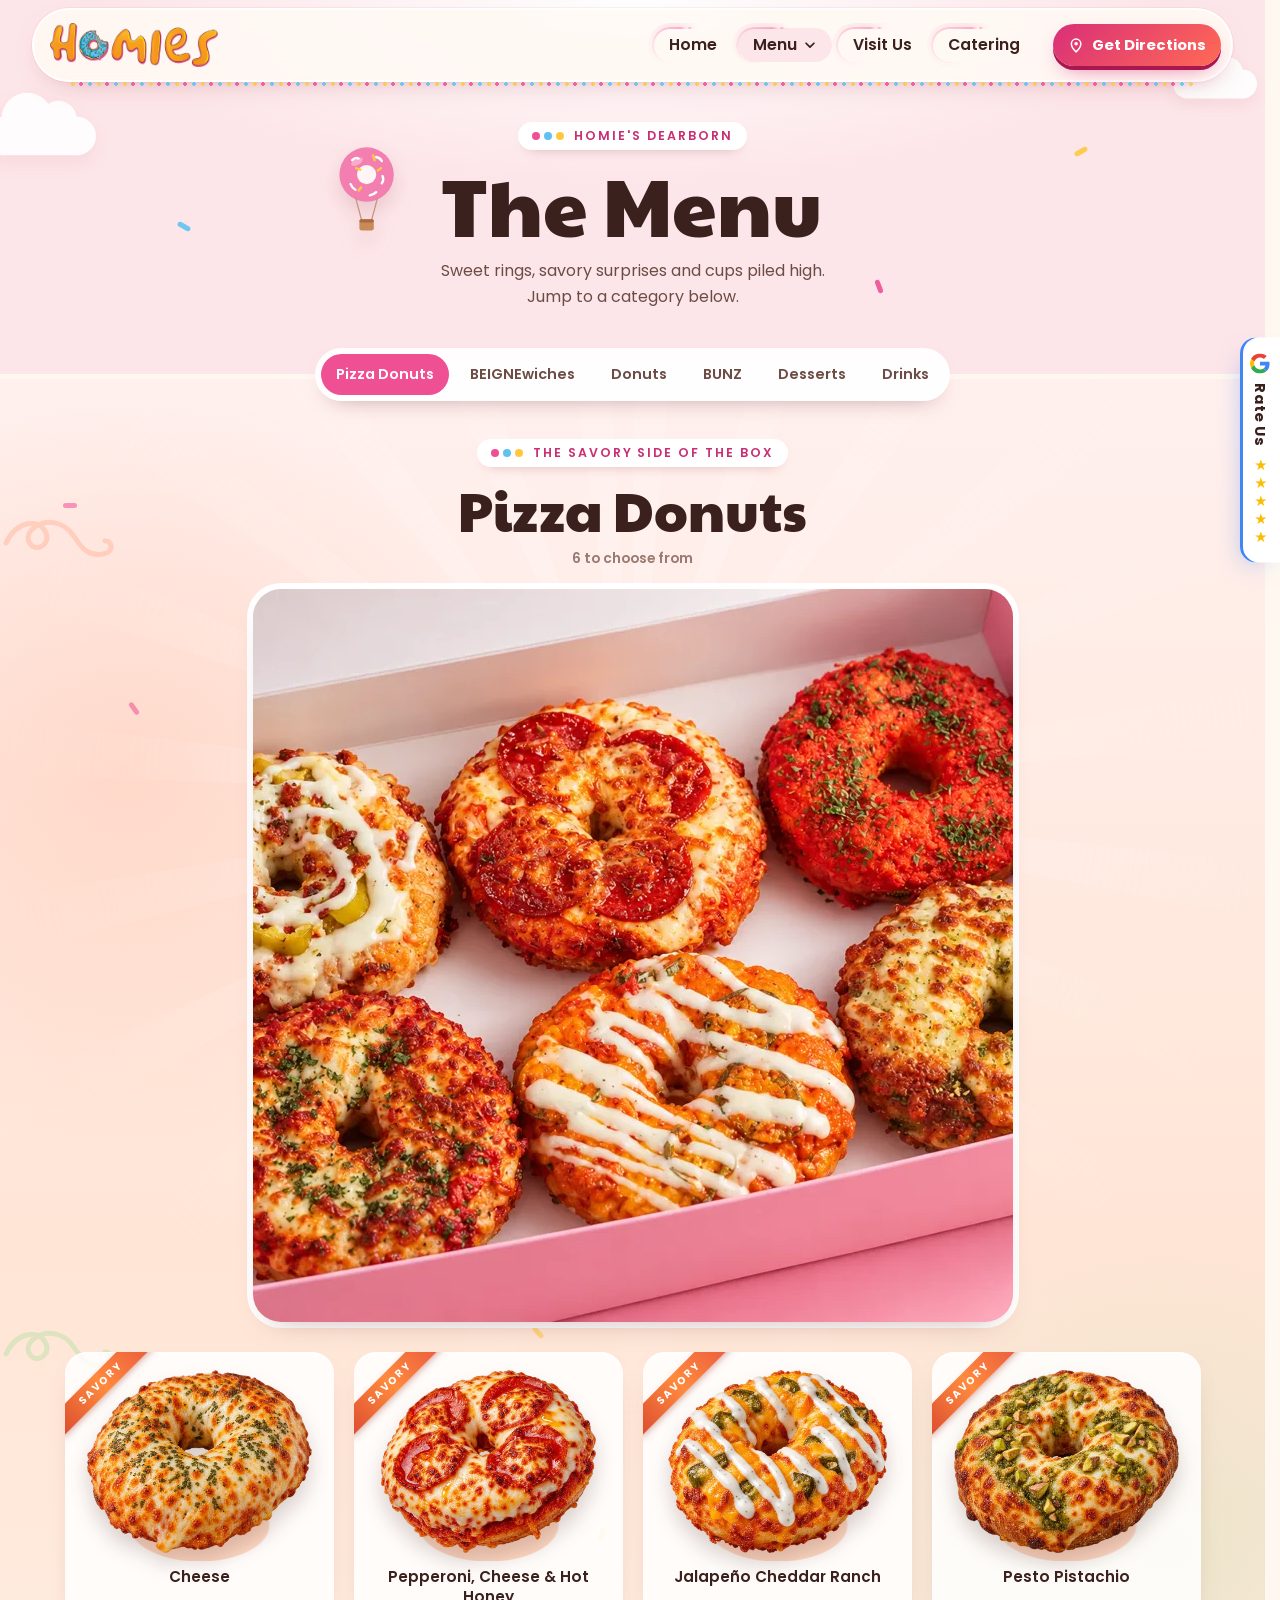
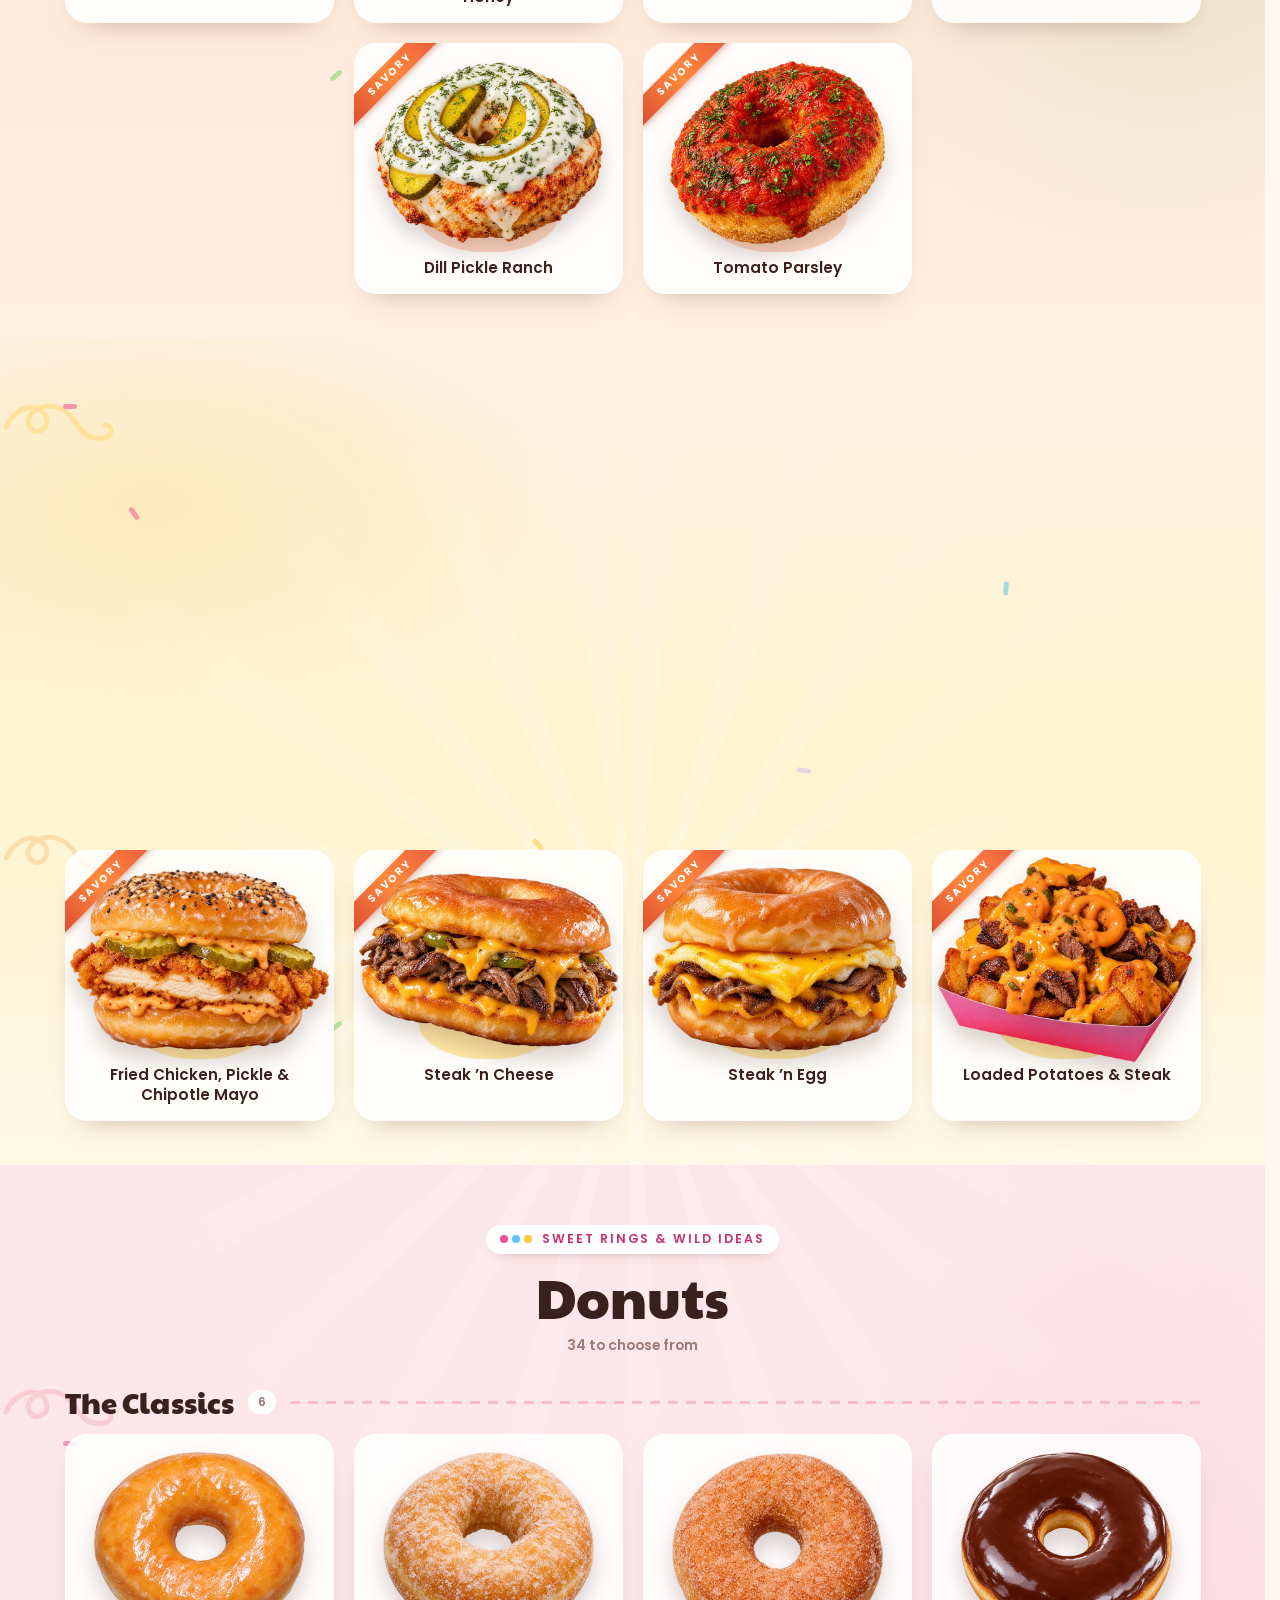
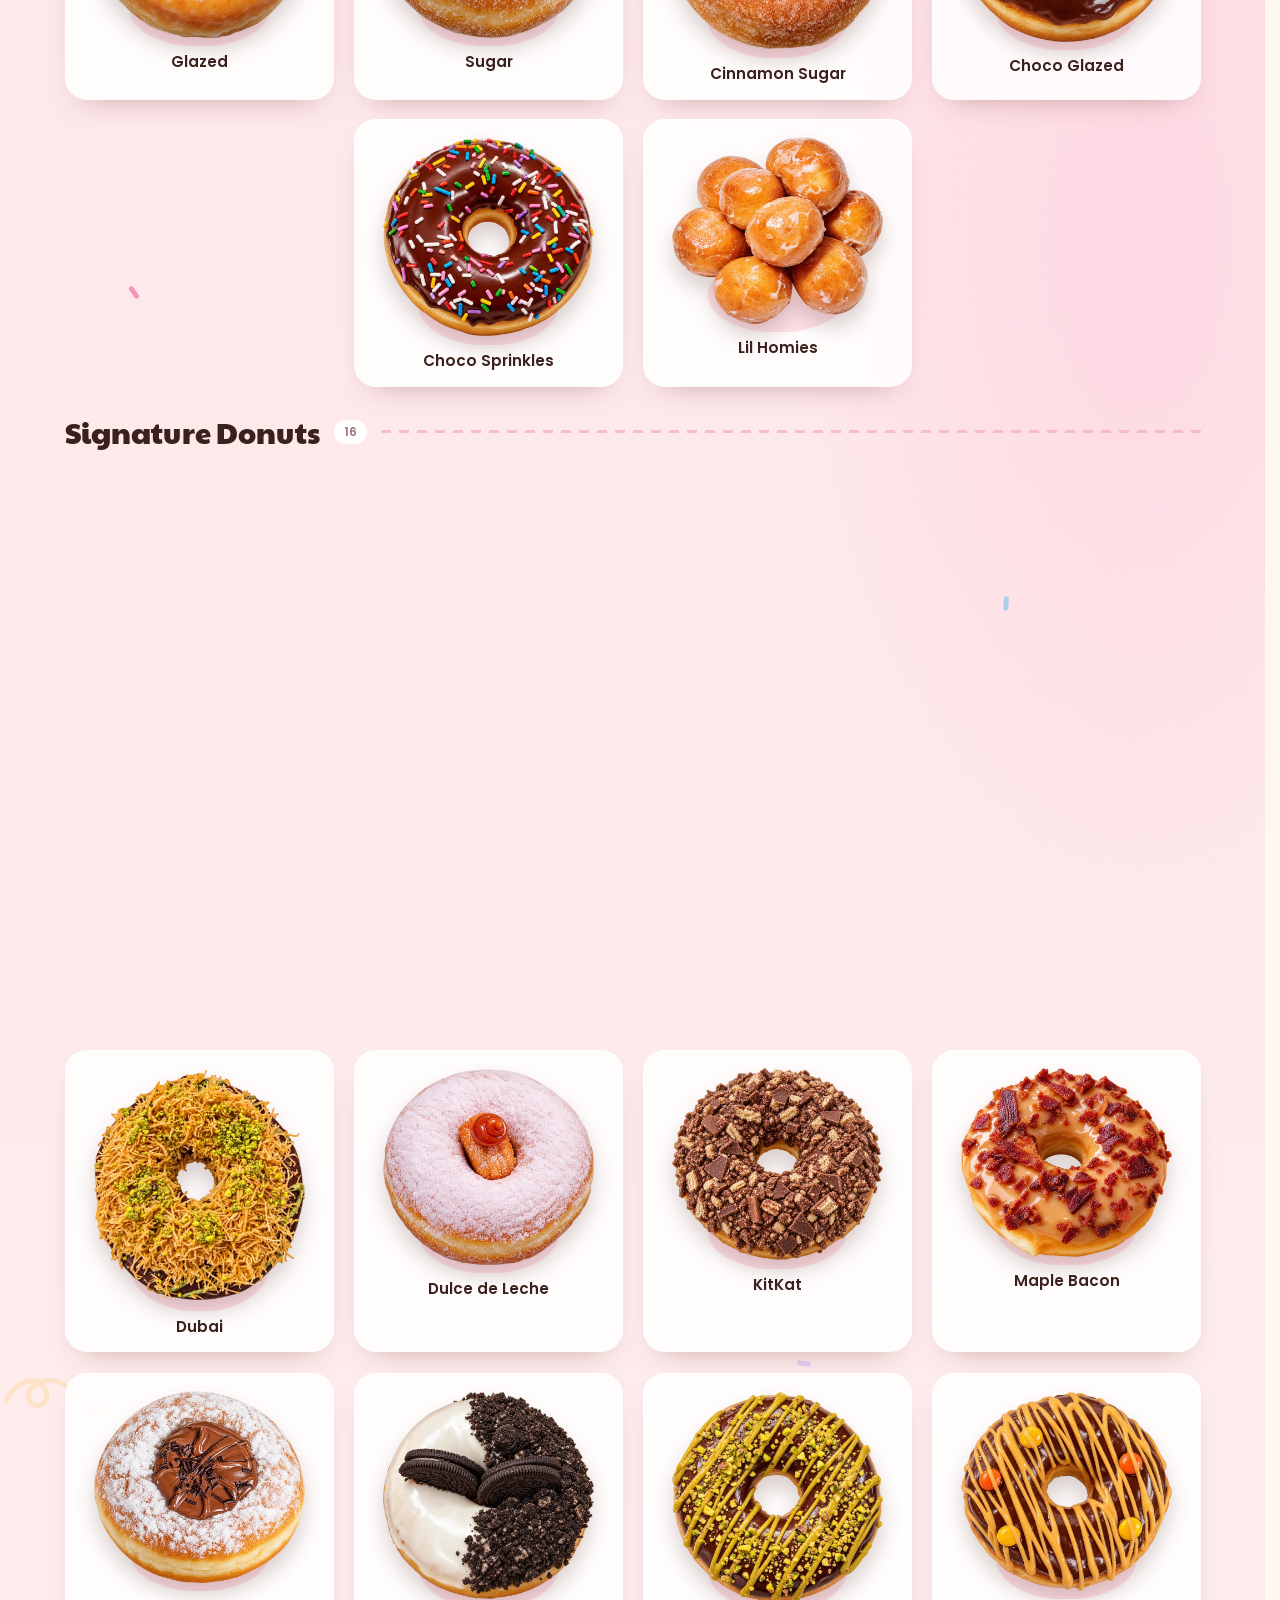
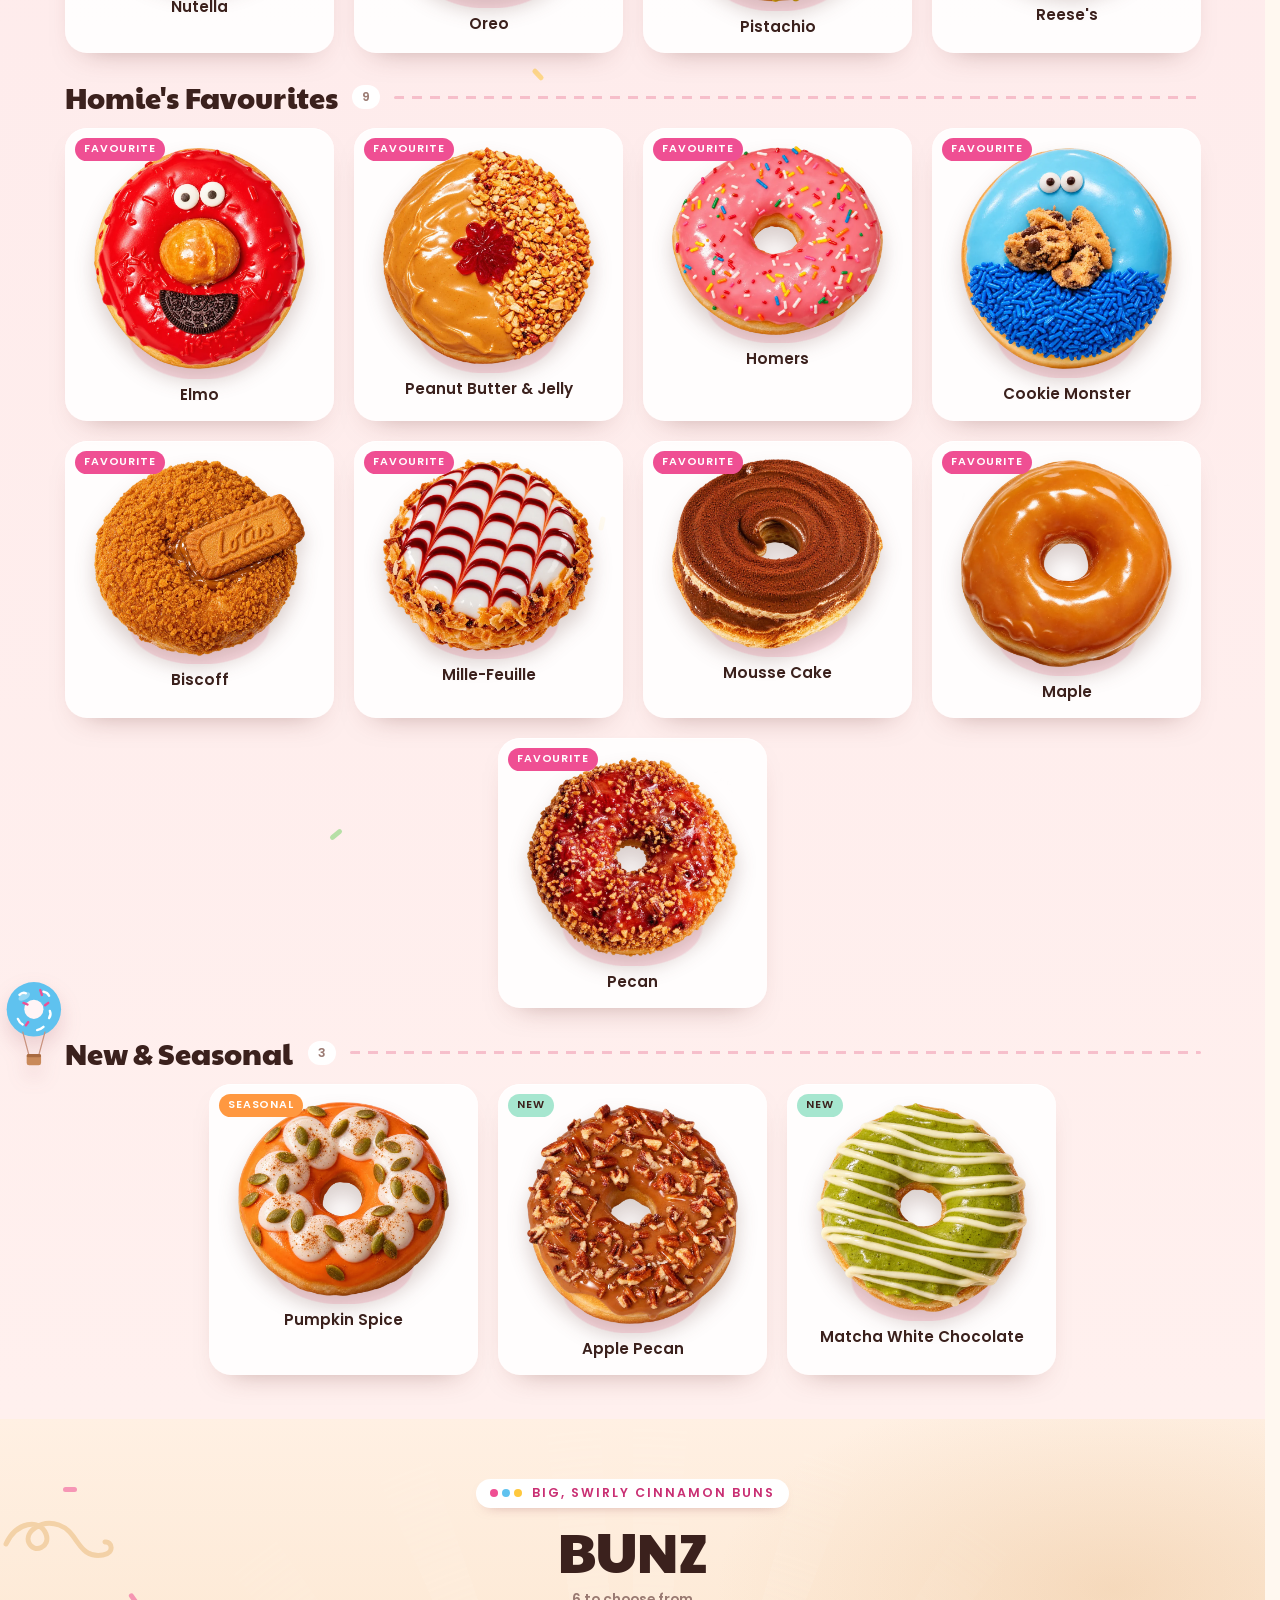
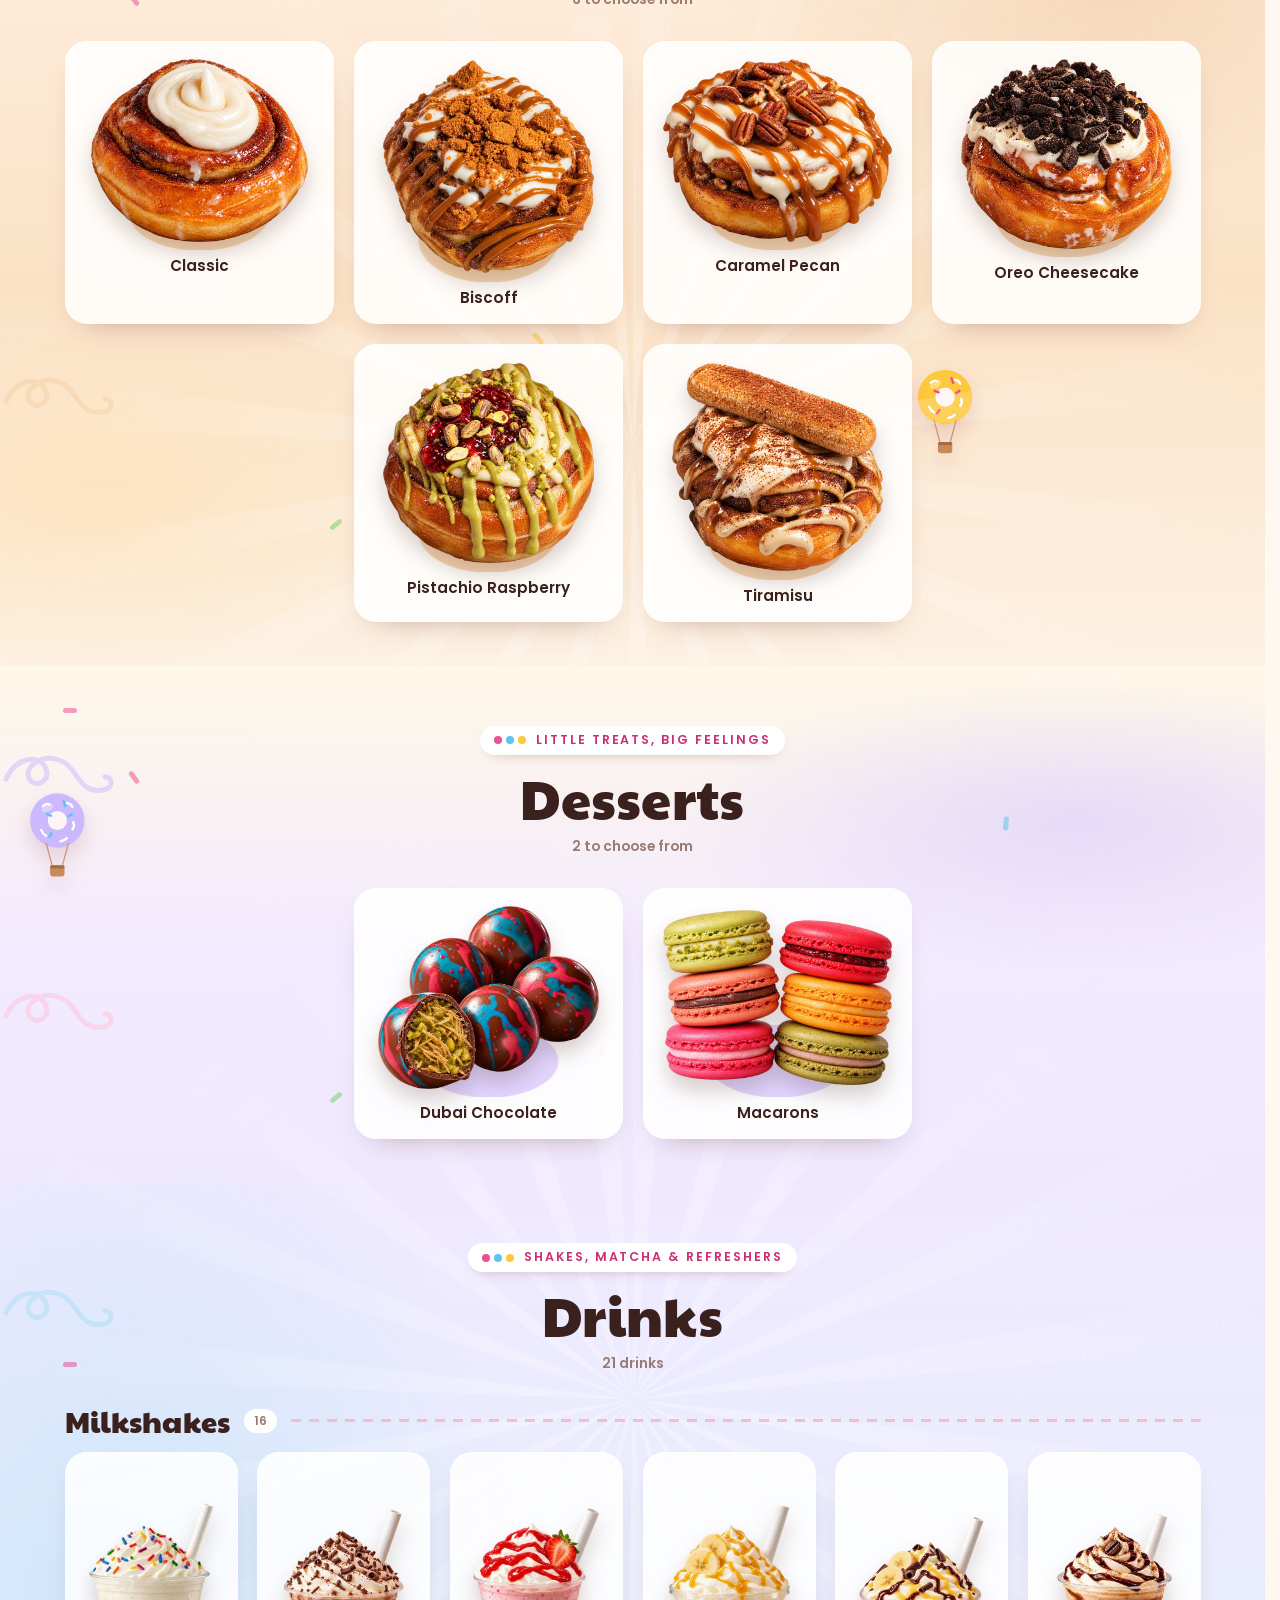
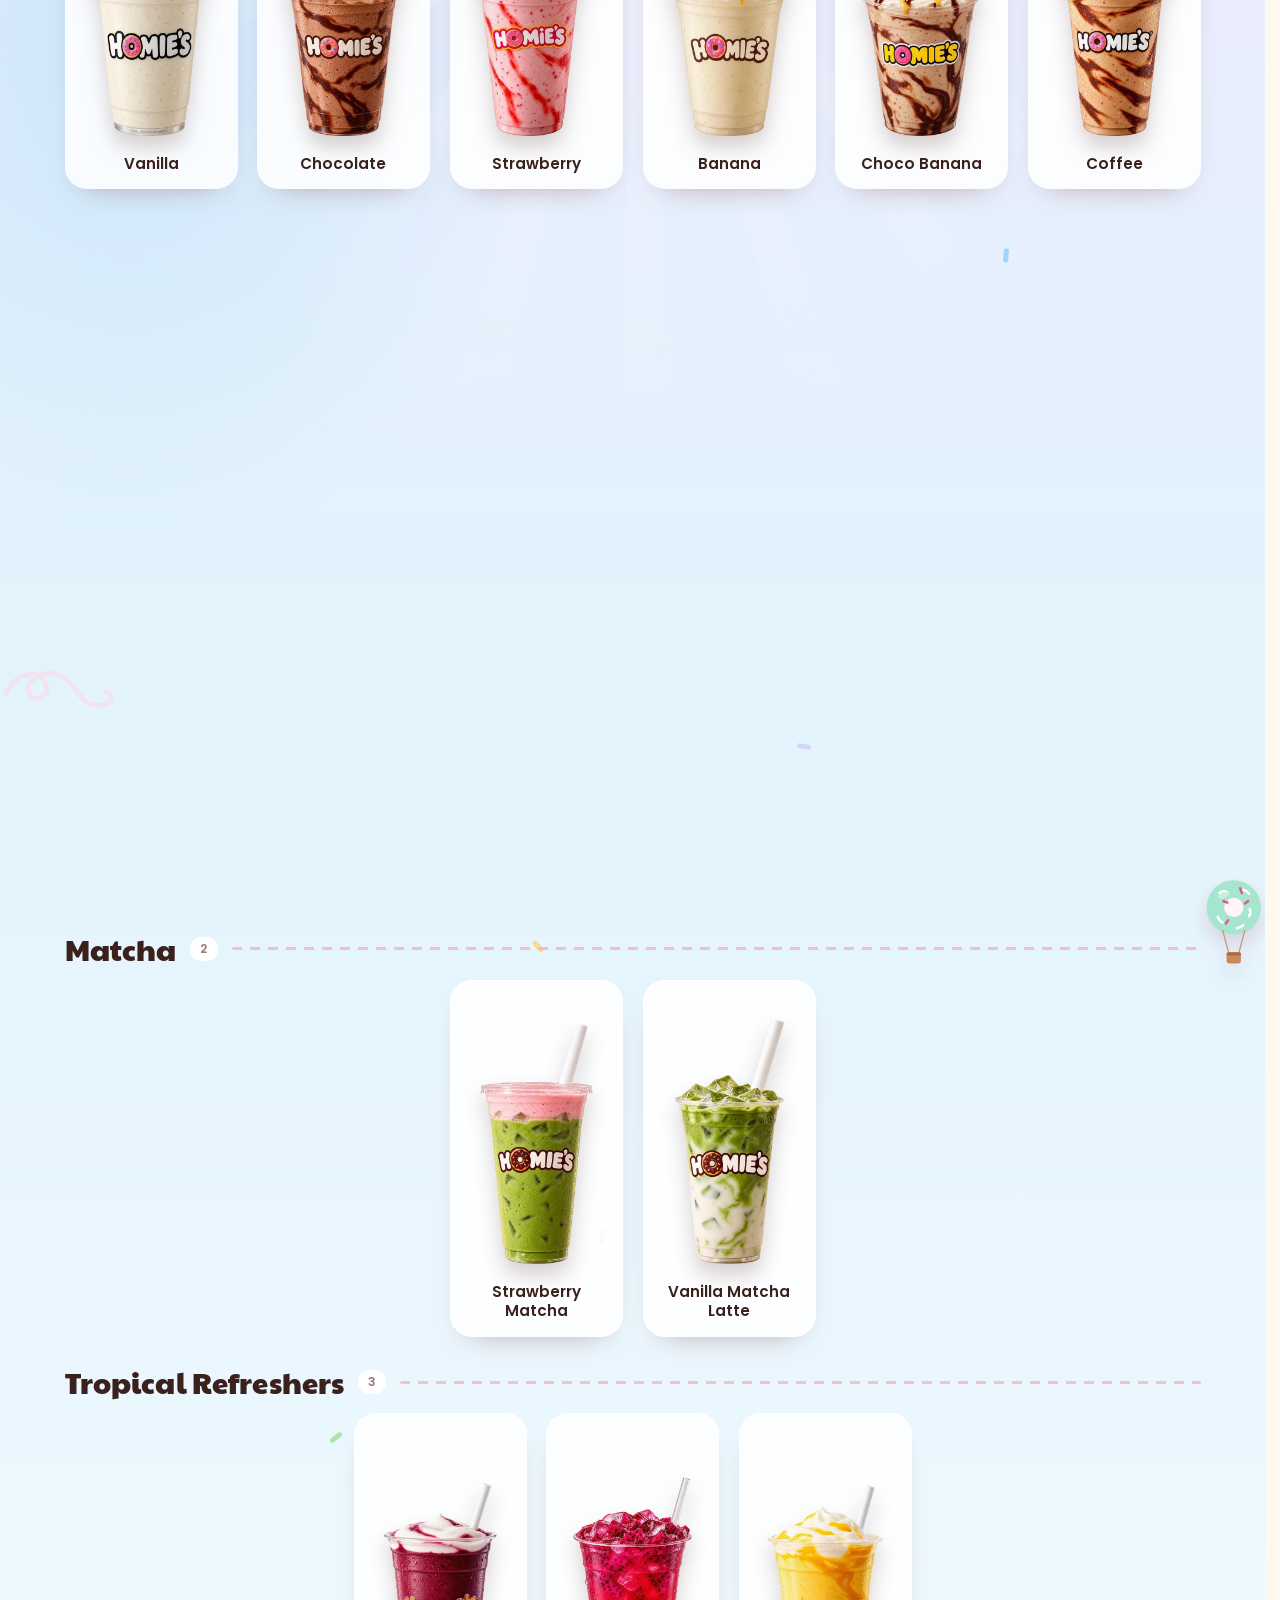
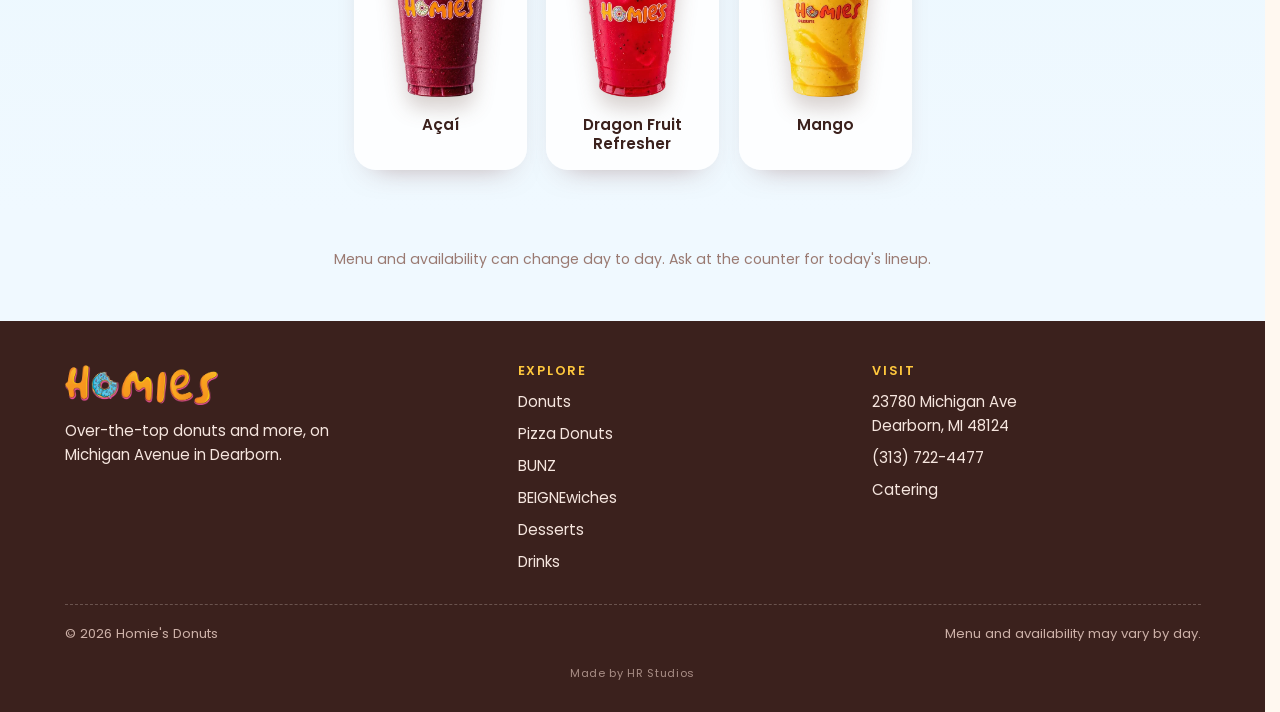
<file: menu.html>
<!doctype html>
<html lang="en" class="no-js">
<head>
  <meta charset="utf-8">
  <meta name="viewport" content="width=device-width, initial-scale=1, maximum-scale=1, user-scalable=no, viewport-fit=cover">
  <title>Menu · Homie's Donuts Dearborn</title>
  <meta name="description" content="The Homie's Donuts Dearborn menu: donuts, pizza donuts, BUNZ, BEIGNEwiches, desserts, milkshakes, matcha and tropical refreshers.">
  <meta name="theme-color" content="#fde9ec">
  <link rel="icon" type="image/png" href="img/brand/homies-logo.png">
  <link rel="preconnect" href="https://fonts.googleapis.com">
  <link rel="preconnect" href="https://fonts.gstatic.com" crossorigin>
  <link href="https://fonts.googleapis.com/css2?family=Paytone+One&family=Poppins:wght@400;500;600;700&display=swap" rel="stylesheet">
  <link rel="stylesheet" href="css/styles.css?v=18">
  <script>document.documentElement.classList.remove('no-js');</script>
<meta property="og:type" content="website">
<meta property="og:site_name" content="Homie's Donuts">
<meta property="og:url" content="https://homies-donuts-dearborn.vercel.app/menu.html">
<meta property="og:title" content="Menu · Homie's Donuts Dearborn">
<meta property="og:description" content="The Homie's Donuts Dearborn menu: donuts, pizza donuts, BUNZ, BEIGNEwiches, desserts, milkshakes, matcha and tropical refreshers.">
<meta property="og:image" content="https://homies-donuts-dearborn.vercel.app/img/brand/share-card.jpg">
<meta property="og:image:secure_url" content="https://homies-donuts-dearborn.vercel.app/img/brand/share-card.jpg">
<meta property="og:image:type" content="image/jpeg">
<meta property="og:image:width" content="1200">
<meta property="og:image:height" content="630">
<meta property="og:image:alt" content="Homie's logo with donuts around it: The happiest box in Dearborn">
<meta property="og:locale" content="en_US">
<meta name="twitter:card" content="summary_large_image">
<meta name="twitter:title" content="Menu · Homie's Donuts Dearborn">
<meta name="twitter:description" content="The Homie's Donuts Dearborn menu: donuts, pizza donuts, BUNZ, BEIGNEwiches, desserts, milkshakes, matcha and tropical refreshers.">
<meta name="twitter:image" content="https://homies-donuts-dearborn.vercel.app/img/brand/share-card.jpg">
<style data-hrs="nozoom">html,body{touch-action:pan-x pan-y}</style>
<script>['gesturestart','gesturechange','gestureend'].forEach(function(t){document.addEventListener(t,function(e){e.preventDefault()},{passive:false})});</script>
</head>
<body>
  <a class="skip-link" href="#main">Skip to content</a>

  <!-- ================= Header ================= -->
  <header class="site-header" id="top">
    <div class="bar">
      <a class="brand" href="index.html" aria-label="Homie's Donuts home">
        <img src="img/brand/homies-logo.webp" alt="Homie's" width="800" height="209">
      </a>

      <nav class="primary-nav" aria-label="Main">
        <ul>
          <li><a class="nav-link" href="index.html">Home</a></li>
          <li class="has-mega">
            <button class="nav-link" type="button" aria-expanded="false" aria-controls="mega-menu" data-mega-toggle aria-current="page">
              Menu
              <svg class="chev" viewBox="0 0 16 16" aria-hidden="true"><path d="M3.5 6l4.5 4.5L12.5 6" fill="none" stroke="currentColor" stroke-width="2" stroke-linecap="round" stroke-linejoin="round"/></svg>
            </button>
            <div class="mega" id="mega-menu" data-mega>
              <!-- filled from the category list in main.js; static fallback below -->
              <a class="mega-tile" data-cat="pizza-donuts" href="menu.html#pizza-donuts"><span class="thumb"><img src="img/pizza/Pepperoni-Cheese-Hot-Honey-Pizza-Donut.webp" alt=""></span><span><strong>Pizza Donuts</strong><small>Savory, cheesy &amp; golden</small></span></a>
              <a class="mega-tile" data-cat="beignewiches" href="menu.html#beignewiches"><span class="thumb"><img src="img/beignewiches/Savory-Donuts-Fried-Chicken-Pickle-Chipotle-Mayo.webp" alt=""></span><span><strong>BEIGNEwiches</strong><small>Stacked savory sandwiches</small></span></a>
              <a class="mega-tile" data-cat="donuts" href="menu.html#donuts"><span class="thumb"><img src="img/donuts/Extra-Favourite-Homers.webp" alt=""></span><span><strong>Donuts</strong><small>Classics, signatures &amp; favourites</small></span></a>
              <a class="mega-tile" data-cat="bunz" href="menu.html#bunz"><span class="thumb"><img src="img/bunz/BUNZ-Classic.webp" alt=""></span><span><strong>BUNZ</strong><small>Big, swirly cinnamon buns</small></span></a>
              <a class="mega-tile" data-cat="desserts" href="menu.html#desserts"><span class="thumb"><img src="img/desserts/Desserts-Macarons.webp" alt=""></span><span><strong>Desserts</strong><small>Dubai chocolate &amp; macarons</small></span></a>
              <a class="mega-tile" data-cat="drinks" href="menu.html#drinks"><span class="thumb"><img src="img/drinks/Milkshakes-Strawberry.webp" alt=""></span><span><strong>Drinks</strong><small>Milkshakes, matcha &amp; refreshers</small></span></a>
              <div class="mega-foot"><span>Fresh picks on Michigan Ave, Dearborn</span><a href="menu.html">See the full menu →</a></div>
            </div>
          </li>
          <li><a class="nav-link" href="index.html#visit">Visit Us</a></li>
          <li><a class="nav-link" href="index.html#catering">Catering</a></li>
        </ul>
      </nav>

      <div class="header-actions">
        <a class="btn btn--sm header-cta" href="https://www.google.com/maps/dir/?api=1&amp;destination=23780+Michigan+Ave%2C+Dearborn%2C+MI+48124" target="_blank" rel="noopener" data-primary-cta>
          <svg viewBox="0 0 24 24" aria-hidden="true"><path d="M12 22s7-6.2 7-12a7 7 0 1 0-14 0c0 5.8 7 12 7 12z" fill="none" stroke="currentColor" stroke-width="2.2"/><circle cx="12" cy="10" r="2.6" fill="currentColor"/></svg>
          <span data-primary-cta-label>Get Directions</span>
        </a>
        <a class="icon-btn call-btn" href="tel:+13137224477" aria-label="Call Homie's Dearborn">
          <svg viewBox="0 0 24 24" aria-hidden="true"><path d="M6.6 3.5l2.6.4 1.3 4-1.9 1.4a12 12 0 0 0 6.1 6.1l1.4-1.9 4 1.3.4 2.6c.1 1-.7 1.9-1.7 1.9A16.8 16.8 0 0 1 4.7 5.2c0-1 .9-1.8 1.9-1.7z" fill="none" stroke="currentColor" stroke-width="2" stroke-linejoin="round"/></svg>
        </a>
        <button class="icon-btn burger" type="button" aria-expanded="false" aria-controls="drawer" aria-label="Open menu" data-drawer-toggle>
          <span class="b-lines" aria-hidden="true"><span></span><span></span><span></span></span>
        </button>
      </div>
    </div>
  </header>

  <!-- Mobile drawer -->
  <div class="drawer" id="drawer" role="dialog" aria-modal="true" aria-label="Site menu" data-drawer>
    <div class="drawer-top">
      <img src="img/brand/homies-logo.webp" alt="Homie's">
      <button class="icon-btn" type="button" aria-label="Close menu" data-drawer-close>
        <svg viewBox="0 0 24 24" aria-hidden="true"><path d="M6 6l12 12M18 6L6 18" stroke="currentColor" stroke-width="2.4" stroke-linecap="round"/></svg>
      </button>
    </div>
    <nav aria-label="Mobile">
      <ul>
        <li><a class="drawer-link" href="index.html">Home <span aria-hidden="true">→</span></a></li>
      </ul>
      <p class="drawer-sub-title" id="drawer-menu-title">Menu</p>
      <ul class="drawer-cats" aria-labelledby="drawer-menu-title">
        <li><a data-cat="pizza-donuts" href="menu.html#pizza-donuts"><img src="img/pizza/Pepperoni-Cheese-Hot-Honey-Pizza-Donut.webp" alt="">Pizza Donuts</a></li>
        <li><a data-cat="beignewiches" href="menu.html#beignewiches"><img src="img/beignewiches/Savory-Donuts-Fried-Chicken-Pickle-Chipotle-Mayo.webp" alt="">BEIGNEwiches</a></li>
        <li><a data-cat="donuts" href="menu.html#donuts"><img src="img/donuts/Extra-Favourite-Homers.webp" alt="">Donuts</a></li>
        <li><a data-cat="bunz" href="menu.html#bunz"><img src="img/bunz/BUNZ-Classic.webp" alt="">BUNZ</a></li>
        <li><a data-cat="desserts" href="menu.html#desserts"><img src="img/desserts/Desserts-Macarons.webp" alt="">Desserts</a></li>
        <li><a data-cat="drinks" href="menu.html#drinks"><img src="img/drinks/Milkshakes-Strawberry.webp" alt="">Drinks</a></li>
      </ul>
      <ul>
        <li><a class="drawer-link" href="index.html#visit">Visit Us <span aria-hidden="true">→</span></a></li>
        <li><a class="drawer-link" href="index.html#catering">Catering <span aria-hidden="true">→</span></a></li>
      </ul>
    </nav>
    <div class="drawer-actions">
      <a class="btn btn--cream" href="tel:+13137224477">Call us</a>
      <a class="btn" href="https://www.google.com/maps/dir/?api=1&amp;destination=23780+Michigan+Ave%2C+Dearborn%2C+MI+48124" target="_blank" rel="noopener" data-primary-cta><span data-primary-cta-label>Directions</span></a>
      <a class="btn btn--cream" style="grid-column:1/-1" href="https://search.google.com/local/writereview?placeid=ChIJ_73tSwBLO4gRcI0Y92rwg_Q" target="_blank" rel="noopener">★ Rate us on Google</a>
    </div>
    <p class="drawer-address">23780 Michigan Ave, Dearborn, MI 48124</p>
  </div>

  <a class="rate-tab" href="https://search.google.com/local/writereview?placeid=ChIJ_73tSwBLO4gRcI0Y92rwg_Q" target="_blank" rel="noopener" aria-label="Rate Homie's Donuts on Google"><svg class="g-logo" viewBox="0 0 48 48" aria-hidden="true"><path fill="#EA4335" d="M24 9.5c3.54 0 6.71 1.22 9.21 3.6l6.85-6.85C35.9 2.38 30.47 0 24 0 14.62 0 6.51 5.38 2.56 13.22l7.98 6.19C12.43 13.72 17.74 9.5 24 9.5z"/><path fill="#4285F4" d="M46.98 24.55c0-1.57-.15-3.09-.38-4.55H24v9.02h12.94c-.58 2.96-2.26 5.48-4.78 7.18l7.73 6c4.51-4.18 7.09-10.36 7.09-17.65z"/><path fill="#FBBC05" d="M10.53 28.59c-.48-1.45-.76-2.99-.76-4.59s.27-3.14.76-4.59l-7.98-6.19C.92 16.46 0 20.12 0 24c0 3.88.92 7.54 2.56 10.78l7.97-6.19z"/><path fill="#34A853" d="M24 48c6.48 0 11.93-2.13 15.89-5.81l-7.73-6c-2.15 1.45-4.92 2.3-8.16 2.3-6.26 0-11.57-4.22-13.47-9.91l-7.98 6.19C6.51 42.62 14.62 48 24 48z"/></svg><span>Rate Us</span><span class="rt-stars" aria-hidden="true">★★★★★</span></a>

  <main id="main">
    <section class="menu-hero" aria-labelledby="menu-title" data-balloons="88,22">
      <div class="deco" aria-hidden="true" style="inset:0">
        <span class="cloud" style="top:30%;left:-30px;transform:scale(.8)"></span>
        <span class="cloud" style="top:16%;right:-20px;transform:scale(.6)"></span>
        <span class="sprinkle" style="top:60%;left:14%;--c:var(--sky);--r:30deg"></span>
        <span class="sprinkle" style="top:40%;right:14%;--c:var(--lemon);--r:-30deg;--d:-2s"></span>
        <span class="sprinkle" style="top:76%;right:30%;--c:var(--pink);--r:70deg;--d:-4s"></span>
      </div>
      <div class="wrap">
        <span class="eyebrow">Homie's Dearborn</span>
        <h1 id="menu-title">The Menu</h1>
        <p>Sweet rings, savory surprises and cups piled high. Jump to a category below.</p>
      </div>
    </section>

    <nav class="cat-bar" aria-label="Menu categories">
      <ul>
        <li><a href="#pizza-donuts">Pizza Donuts</a></li>
        <li><a href="#beignewiches">BEIGNEwiches</a></li>
        <li><a href="#donuts">Donuts</a></li>
        <li><a href="#bunz">BUNZ</a></li>
        <li><a href="#desserts">Desserts</a></li>
        <li><a href="#drinks">Drinks</a></li>
      </ul>
    </nav>

    <div data-menu></div>
    <noscript><p class="menu-note">Turn on JavaScript to see menu photos, or call (313) 722-4477.</p></noscript>
    <p class="menu-note">Menu and availability can change day to day. Ask at the counter for today's lineup.</p>
  </main>

  <!-- ================= Footer ================= -->
  <footer class="site-footer">
    <div class="wrap">
      <div class="foot-grid">
        <div>
          <img src="img/brand/homies-logo.webp" alt="Homie's">
          <p style="margin-top:14px;max-width:34ch">Over-the-top donuts and more, on Michigan Avenue in Dearborn.</p>
        </div>
        <div>
          <h4>Explore</h4>
          <ul>
            <li><a href="menu.html#donuts">Donuts</a></li>
            <li><a href="menu.html#pizza-donuts">Pizza Donuts</a></li>
            <li><a href="menu.html#bunz">BUNZ</a></li>
            <li><a href="menu.html#beignewiches">BEIGNEwiches</a></li>
            <li><a href="menu.html#desserts">Desserts</a></li>
            <li><a href="menu.html#drinks">Drinks</a></li>
          </ul>
        </div>
        <div>
          <h4>Visit</h4>
          <ul>
            <li>23780 Michigan Ave<br>Dearborn, MI 48124</li>
            <li><a href="tel:+13137224477">(313) 722-4477</a></li>
            <li><a href="index.html#catering">Catering</a></li>
          </ul>
        </div>
      </div>
      <div class="foot-note"><span>© 2026 Homie's Donuts</span><span>Menu and availability may vary by day.</span></div>
      <p class="hrs-credit"><a href="https://hr-studios.com/" target="_blank" rel="noopener">Made by HR Studios</a></p>
    </div>
  </footer>

  <script src="js/menu-data.js?v=10"></script>
  <script src="js/main.js?v=9"></script>
  <script src="js/hero-box.js?v=13"></script>
  <script src="js/product-view.js?v=10"></script>
  <script src="js/box-overlay.js?v=9"></script>
  <script src="js/effects.js?v=11"></script>
  <script type="importmap">{ "imports": { "three": "https://cdn.jsdelivr.net/npm/three@0.160.0/build/three.module.min.js", "three/addons/": "https://cdn.jsdelivr.net/npm/three@0.160.0/examples/jsm/" } }</script>
  <script type="module" src="js/hero-scene.js?v=8"></script>
</body>
</html>
</file>
<file: css/styles.css>
/* ==========================================================================
   Homie's Donuts — Dearborn
   Phone-first. Soft blush + warm cream base, candy accents.
   Paytone One (headings) · Poppins (body/UI) · Simpsonfont (rare accents)
   ========================================================================== */

/* Simpsonfont by Sharkshock (Dennis Ludlow). This is the DEMO file: free for personal use only.
   A commercial licence is needed before the site goes public (see fonts/Simpsonfont-readme.txt).
   Swap in the licensed file here when you have it. */
@font-face {
  font-family: "Simpsonfont";
  src: url("../fonts/Simpsonfont-DEMO.otf") format("opentype");
  font-display: swap;
}

:root {
  --cream: #fff8f0;
  --cream-2: #fcefe2;
  --cream-3: #f7e2cf;
  --blush: #fde6e9;
  --blush-2: #f9cfd7;
  --blush-3: #f4b3c2;
  --pink: #ef4f93;
  --pink-deep: #c92f73;
  --sky: #5fc2ef;
  --sky-soft: #dcf1fb;
  --lemon: #ffc83d;
  --tangerine: #ff9840;
  --mint: #a6e6cf;
  --mint-soft: #e2f7ee;
  --lilac: #cbb9ff;
  --lilac-soft: #eee7ff;
  --tomato: #e8553d;
  --basil: #4f9a5a;
  --cocoa: #3b211d;
  --cocoa-2: #6d4c45;
  --cocoa-3: #9a7a72;
  --white: #ffffff;

  --font-head: "Paytone One", "Poppins", system-ui, sans-serif;
  --font-body: "Poppins", system-ui, -apple-system, "Segoe UI", sans-serif;
  --font-fun: "Simpsonfont", "Paytone One", system-ui, sans-serif;

  --r-sm: 14px;
  --r-md: 22px;
  --r-lg: 32px;
  --shadow-soft: 0 18px 40px -24px rgba(110, 50, 45, 0.45);
  --shadow-card: 0 1px 0 rgba(255, 255, 255, 0.9) inset, 0 14px 30px -20px rgba(110, 50, 45, 0.5);
  --ease-bounce: cubic-bezier(0.34, 1.56, 0.64, 1);
  --gutter: 16px;
  --maxw: 1200px;
  --header-h: 68px;
}

@media (min-width: 768px) {
  :root { --gutter: 32px; --header-h: 82px; }
}

*, *::before, *::after { box-sizing: border-box; }
html { scroll-behavior: smooth; scroll-padding-top: calc(var(--header-h) + 16px); -webkit-text-size-adjust: 100%; }
body {
  margin: 0;
  font-family: var(--font-body);
  font-size: 1rem;
  line-height: 1.6;
  color: var(--cocoa);
  background: var(--cream);
  overflow-x: hidden;
}
html, body { overflow-x: clip; }
main { overflow-x: clip; }
img { max-width: 100%; display: block; }
[hidden] { display: none !important; }
a { color: inherit; }
h1, h2, h3, h4 { font-family: var(--font-head); font-weight: 400; line-height: 1.05; margin: 0; letter-spacing: 0.005em; }
p { margin: 0; }
.wrap { width: 100%; max-width: var(--maxw); margin: 0 auto; padding: 0 var(--gutter); }
.sr-only { position: absolute; width: 1px; height: 1px; padding: 0; margin: -1px; overflow: hidden; clip: rect(0 0 0 0); white-space: nowrap; border: 0; }
.skip-link { position: absolute; left: 12px; top: -60px; z-index: 200; background: var(--cocoa); color: var(--cream); padding: 10px 16px; border-radius: 12px; text-decoration: none; font-weight: 600; }
.skip-link:focus { top: 12px; }
:focus-visible { outline: 3px solid var(--sky); outline-offset: 3px; border-radius: 10px; }

/* ---------- Buttons ---------- */
.btn {
  --bg: var(--pink);
  --fg: var(--white);
  --edge: var(--pink-deep);
  display: inline-flex; align-items: center; justify-content: center; gap: 0.5em;
  min-height: 48px; padding: 0.7em 1.35em;
  font: 600 1rem/1 var(--font-body);
  color: var(--fg); background: var(--bg);
  border: 0; border-radius: 999px; text-decoration: none; cursor: pointer;
  box-shadow: 0 4px 0 var(--edge), 0 12px 22px -12px var(--edge);
  transition: transform 0.2s var(--ease-bounce), box-shadow 0.2s ease;
  white-space: nowrap;
}
.btn:hover { transform: translateY(-2px); box-shadow: 0 6px 0 var(--edge), 0 16px 26px -12px var(--edge); }
.btn:active { transform: translateY(3px); box-shadow: 0 1px 0 var(--edge), 0 6px 12px -8px var(--edge); }
.btn svg { width: 1.1em; height: 1.1em; flex: none; }
.btn--cream { --bg: var(--white); --fg: var(--cocoa); --edge: var(--blush-3); }
.btn--sky { --bg: var(--sky); --fg: #08324a; --edge: #3b9bc8; }
.btn--lemon { --bg: var(--lemon); --fg: var(--cocoa); --edge: #e0a417; }
.btn--sm { min-height: 42px; padding: 0.55em 1.05em; font-size: 0.92rem; }

/* ==========================================================================
   Header
   ========================================================================== */
.site-header {
  position: sticky; top: 0; z-index: 100;
  padding: 8px var(--gutter) 0;
  transition: padding 0.3s ease;
}
.site-header .bar {
  max-width: var(--maxw); margin: 0 auto;
  height: calc(var(--header-h) - 8px);
  display: flex; align-items: center; gap: 12px;
  padding: 0 10px 0 16px;
  background: rgba(255, 250, 244, 0.86);
  -webkit-backdrop-filter: saturate(1.4) blur(14px);
  backdrop-filter: saturate(1.4) blur(14px);
  border: 2px solid rgba(255, 255, 255, 0.9);
  border-radius: 999px;
  box-shadow: 0 10px 30px -18px rgba(150, 60, 70, 0.55), 0 0 0 1px rgba(239, 79, 147, 0.08);
  position: relative;
}
/* little sprinkle trim that sits under the header pill */
.site-header .bar::after {
  content: ""; position: absolute; left: 34px; right: 34px; bottom: -7px; height: 6px;
  background:
    radial-gradient(circle, var(--pink) 1.6px, transparent 2px) 0 50% / 26px 6px repeat-x,
    radial-gradient(circle, var(--sky) 1.6px, transparent 2px) 9px 50% / 26px 6px repeat-x,
    radial-gradient(circle, var(--lemon) 1.6px, transparent 2px) 18px 50% / 26px 6px repeat-x;
  opacity: 0.85; pointer-events: none;
}
.brand { display: flex; align-items: center; flex: none; text-decoration: none; }
.brand img { height: 34px; width: auto; transition: transform 0.35s var(--ease-bounce); }
.brand:hover img { transform: rotate(-3deg) scale(1.04); }
@media (min-width: 768px) { .brand img { height: 44px; } }

.primary-nav { display: none; margin-left: auto; }
.primary-nav > ul { display: flex; align-items: center; gap: 4px; list-style: none; margin: 0; padding: 0; }
.nav-link {
  display: inline-flex; align-items: center; gap: 6px;
  padding: 10px 16px; border-radius: 999px;
  font: 600 0.98rem/1 var(--font-body); color: var(--cocoa);
  text-decoration: none; background: none; border: 0; cursor: pointer;
  transition: background 0.2s ease, color 0.2s ease;
}
.nav-link:hover, .nav-link[aria-expanded="true"] { background: var(--blush); color: var(--pink-deep); }
.nav-link[aria-current="page"] { background: var(--blush); }
.nav-link .chev { width: 14px; height: 14px; transition: transform 0.25s ease; }
.nav-link[aria-expanded="true"] .chev { transform: rotate(180deg); }
.header-cta { display: none; }
.header-actions { margin-left: auto; display: flex; align-items: center; gap: 8px; }
.icon-btn {
  width: 46px; height: 46px; border-radius: 50%; border: 0; cursor: pointer;
  display: inline-grid; place-items: center;
  background: var(--blush); color: var(--pink-deep); text-decoration: none;
  transition: transform 0.2s var(--ease-bounce), background 0.2s;
}
.icon-btn:hover { transform: scale(1.06); background: var(--blush-2); }
.icon-btn svg { width: 22px; height: 22px; }
.burger { background: var(--pink); color: var(--white); }
.burger:hover { background: var(--pink-deep); }
.burger .b-lines { position: relative; width: 20px; height: 14px; }
.burger .b-lines span { position: absolute; left: 0; width: 100%; height: 2.5px; border-radius: 2px; background: currentColor; transition: transform 0.3s ease, opacity 0.2s ease, top 0.3s ease; }
.burger .b-lines span:nth-child(1) { top: 0; }
.burger .b-lines span:nth-child(2) { top: 6px; }
.burger .b-lines span:nth-child(3) { top: 12px; }
.burger[aria-expanded="true"] .b-lines span:nth-child(1) { top: 6px; transform: rotate(45deg); }
.burger[aria-expanded="true"] .b-lines span:nth-child(2) { opacity: 0; }
.burger[aria-expanded="true"] .b-lines span:nth-child(3) { top: 6px; transform: rotate(-45deg); }

@media (min-width: 1000px) {
  .primary-nav { display: block; }
  .header-actions { margin-left: 8px; }
  .header-actions .burger, .header-actions .call-btn { display: none; }
  .header-cta { display: inline-flex; }
}

/* ---------- Mega menu (desktop) ---------- */
.has-mega { position: static; }
.mega {
  position: absolute; left: 50%; top: calc(100% + 14px);
  width: min(980px, calc(100vw - 2 * var(--gutter)));
  transform: translateX(-50%);
  background: var(--white);
  border-radius: var(--r-lg);
  padding: 22px;
  box-shadow: 0 30px 60px -30px rgba(120, 40, 60, 0.5), 0 0 0 1px rgba(239, 79, 147, 0.08);
  display: grid; grid-template-columns: repeat(3, 1fr); gap: 12px;
  opacity: 0; visibility: hidden; translate: 0 -8px;
  transition: opacity 0.22s ease, translate 0.3s var(--ease-bounce), visibility 0s linear 0.22s;
}
.mega.is-open { opacity: 1; visibility: visible; translate: 0 0; transition-delay: 0s; }
.mega::before { /* hover bridge between button and panel */
  content: ""; position: absolute; left: 0; right: 0; top: -18px; height: 18px;
}
.mega-tile {
  display: flex; align-items: center; gap: 14px;
  padding: 12px; border-radius: var(--r-md);
  text-decoration: none; color: var(--cocoa);
  background: var(--tile, var(--cream));
  transition: transform 0.25s var(--ease-bounce), box-shadow 0.25s ease;
}
.mega-tile:hover, .mega-tile:focus-visible { transform: translateY(-3px) rotate(-0.6deg); box-shadow: 0 14px 24px -16px rgba(120, 40, 60, 0.5); }
.mega-tile .thumb {
  width: 76px; height: 76px; flex: none; border-radius: 50%;
  background: radial-gradient(circle at 50% 40%, #fff 0 45%, var(--tile-2, var(--blush)) 46%);
  display: grid; place-items: center;
}
.mega-tile .thumb img { width: 84%; height: 84%; object-fit: contain; filter: drop-shadow(0 6px 6px rgba(80, 40, 30, 0.2)); transition: transform 0.35s var(--ease-bounce); }
.mega-tile:hover .thumb img { transform: scale(1.1) rotate(-6deg); }
.mega-tile strong { display: block; font: 400 1.18rem/1.1 var(--font-head); }
.mega-tile small { display: block; font-size: 0.84rem; color: var(--cocoa-2); margin-top: 3px; line-height: 1.35; }
.mega-foot { grid-column: 1 / -1; display: flex; justify-content: space-between; align-items: center; gap: 12px; padding: 6px 6px 0; font-size: 0.9rem; color: var(--cocoa-2); }
.mega-foot a { font-weight: 600; color: var(--pink-deep); text-decoration: none; }
.mega-foot a:hover { text-decoration: underline; }

/* category tile colours (shared by mega menu, drawer, previews) */
[data-cat="donuts"] { --tile: var(--blush); --tile-2: var(--blush-2); }
[data-cat="pizza-donuts"] { --tile: #fff0e0; --tile-2: #ffd7b8; }
[data-cat="bunz"] { --tile: #fdebd6; --tile-2: #f4cfa5; }
[data-cat="beignewiches"] { --tile: #fff5d3; --tile-2: #ffe28a; }
[data-cat="desserts"] { --tile: var(--lilac-soft); --tile-2: var(--lilac); }
[data-cat="drinks"] { --tile: var(--sky-soft); --tile-2: #a9dff6; }

/* ---------- Mobile drawer ---------- */
.drawer {
  position: fixed; inset: 0; z-index: 150;
  display: flex; flex-direction: column;
  background: var(--cream);
  background-image:
    radial-gradient(circle at 100% 0%, var(--blush-2) 0 22%, transparent 45%),
    radial-gradient(circle at 0% 100%, var(--sky-soft) 0 18%, transparent 40%);
  padding: 12px var(--gutter) calc(20px + env(safe-area-inset-bottom));
  overflow-y: auto; overscroll-behavior: contain;
  opacity: 0; visibility: hidden; transform: translateY(-12px);
  transition: opacity 0.25s ease, transform 0.35s var(--ease-bounce), visibility 0s linear 0.25s;
}
.drawer.is-open { opacity: 1; visibility: visible; transform: none; transition-delay: 0s; }
.drawer-top { display: flex; align-items: center; justify-content: space-between; height: 56px; margin-bottom: 8px; }
.drawer-top img { height: 34px; width: auto; }
.drawer nav > ul { list-style: none; margin: 0; padding: 0; display: grid; gap: 4px; }
.drawer-link {
  display: flex; align-items: center; justify-content: space-between;
  padding: 14px 6px; font: 400 1.6rem/1.1 var(--font-head); color: var(--cocoa); text-decoration: none;
  border-bottom: 2px dashed var(--blush-2);
}
.drawer-link:hover { color: var(--pink-deep); }
.drawer-sub-title { margin: 18px 6px 10px; font: 600 0.78rem/1 var(--font-body); letter-spacing: 0.14em; text-transform: uppercase; color: var(--pink-deep); }
.drawer-cats { list-style: none; margin: 0 0 22px; padding: 0; display: grid; grid-template-columns: 1fr 1fr; gap: 10px; }
.drawer-cats a {
  display: flex; flex-direction: column; align-items: center; gap: 6px; padding: 12px 8px 14px;
  border-radius: var(--r-md); background: var(--tile); text-decoration: none; color: var(--cocoa);
  font: 600 0.98rem/1.2 var(--font-body); text-align: center;
}
.drawer-cats img { width: 64px; height: 64px; object-fit: contain; filter: drop-shadow(0 6px 6px rgba(80, 40, 30, 0.2)); }
.drawer-actions { display: grid; grid-template-columns: 1fr 1fr; gap: 10px; margin-top: 22px; }
.drawer-actions .btn { width: 100%; padding-left: 0.8em; padding-right: 0.8em; }
.drawer-address { margin-top: 18px; text-align: center; font-size: 0.9rem; color: var(--cocoa-2); }
html.no-scroll { overflow: hidden; }

/* ==========================================================================
   Decorative bits
   ========================================================================== */
.deco { position: absolute; pointer-events: none; z-index: 0; }
.sprinkle { position: absolute; width: 14px; height: 5px; border-radius: 4px; background: var(--c, var(--pink)); transform: rotate(var(--r, 20deg)); animation: drift 7s ease-in-out infinite; animation-delay: var(--d, 0s); opacity: 0.9; }
@keyframes drift { 0%, 100% { translate: 0 0; } 50% { translate: 0 -10px; } }
.cloud { position: absolute; width: 140px; height: 48px; background: #fff; border-radius: 60px; opacity: 0.9; filter: drop-shadow(0 10px 14px rgba(200, 120, 130, 0.15)); animation: cloud 22s ease-in-out infinite alternate; }
.cloud::before, .cloud::after { content: ""; position: absolute; background: #fff; border-radius: 50%; }
.cloud::before { width: 64px; height: 64px; left: 22px; top: -30px; }
.cloud::after { width: 46px; height: 46px; left: 70px; top: -20px; }
@keyframes cloud { from { translate: -12px 0; } to { translate: 18px 0; } }
.twinkle { position: absolute; width: 20px; height: 20px; color: var(--lemon); animation: twinkle 3.2s ease-in-out infinite; animation-delay: var(--d, 0s); }
@keyframes twinkle { 0%, 100% { transform: scale(0.6) rotate(0deg); opacity: 0.5; } 50% { transform: scale(1) rotate(25deg); opacity: 1; } }

.drip { display: block; width: 100%; height: auto; }

/* section heading kit */
.eyebrow {
  display: inline-flex; align-items: center; gap: 8px;
  font: 600 0.78rem/1 var(--font-body); letter-spacing: 0.16em; text-transform: uppercase;
  color: var(--pink-deep); background: var(--white); padding: 8px 14px; border-radius: 999px;
  box-shadow: 0 6px 14px -10px rgba(150, 60, 70, 0.6);
}
.eyebrow::before { content: ""; width: 8px; height: 8px; border-radius: 50%; background: var(--pink); box-shadow: 12px 0 0 var(--sky), 24px 0 0 var(--lemon); margin-right: 26px; }
.fun { font-family: var(--font-fun); letter-spacing: 0.02em; }
.section-head { text-align: center; max-width: 640px; margin: 0 auto 28px; position: relative; z-index: 1; }
.section-head h2 { font-size: clamp(2rem, 7vw, 3.4rem); margin-top: 14px; }
.section-head p { margin-top: 12px; color: var(--cocoa-2); font-size: 1.02rem; }
.squiggle { background: linear-gradient(transparent 62%, var(--lemon) 62% 88%, transparent 88%); padding: 0 0.08em; border-radius: 4px; }

/* ==========================================================================
   HERO — the pink box
   ========================================================================== */
.hero {
  position: relative; overflow: hidden;
  margin-top: calc(-1 * var(--header-h));
  padding: calc(var(--header-h) + 26px) 0 40px;
  background:
    radial-gradient(ellipse 60% 50% at 78% 38%, rgba(255, 255, 255, 0.95), transparent 70%),
    radial-gradient(ellipse 70% 60% at 10% 10%, var(--blush) 0, transparent 70%),
    radial-gradient(ellipse 80% 60% at 100% 100%, #fde3d2 0, transparent 70%),
    linear-gradient(180deg, #fde9ec 0%, var(--cream) 78%);
}
.hero-grid { position: relative; z-index: 2; display: grid; gap: 8px; align-items: center; }
.hero-copy { text-align: center; }
.hero-hello { display: inline-block; font-size: clamp(1.5rem, 5.6vw, 2.1rem); color: var(--pink); transform: rotate(-4deg); margin-bottom: 8px; text-shadow: 2px 2px 0 var(--white); }
.hero h1 { font-size: clamp(2.35rem, 10.5vw, 4.6rem); line-height: 0.98; color: var(--cocoa); }
.hero h1 .pop { color: var(--pink); position: relative; white-space: nowrap; }
.hero h1 .pop svg { position: absolute; left: 0; bottom: -0.22em; width: 100%; height: 0.32em; }
.h1-squiggle { display: block; width: min(340px, 78%); height: 0.28em; margin: 0.16em auto 0; }
.hero-lede { margin: 34px auto 0; max-width: 34ch; font-size: clamp(1rem, 3.6vw, 1.14rem); color: var(--cocoa-2); }
.hero-ctas { display: flex; flex-wrap: wrap; justify-content: center; gap: 14px 12px; margin-top: 26px; }
.hero-ctas--small { margin-top: 18px; gap: 10px; }
.btn--ghost { --bg: rgba(255,255,255,.7); --fg: var(--cocoa); --edge: rgba(239,79,147,.28); box-shadow: 0 3px 0 var(--edge); }
.hero-address { margin-top: 14px; font-size: .86rem; color: var(--cocoa-3); font-weight: 500; }
.hero-chip { display: inline-flex; align-items: center; gap: 8px; margin-top: 18px; padding: 8px 14px; border-radius: 999px; background: rgba(255, 255, 255, 0.75); font-size: 0.88rem; font-weight: 500; color: var(--cocoa-2); text-decoration: none; }
.hero-chip svg { width: 16px; height: 16px; color: var(--pink); }
.hero-chip:hover { background: var(--white); }

/* phones: headline, then the box, then the details */
@media (max-width: 959px) {
  .hero-grid { display: flex; flex-direction: column; align-items: center; text-align: center; gap: 0; }
  .hero-copy { display: contents; }
  .hero-hello { order: 1; }
  .hero h1 { order: 2; }
  .hero-box { order: 3; margin: 18px auto 6px; }
  .hero-lede { order: 4; margin-top: 4px; }
  .hero-ctas { order: 5; }
  .hero-address { order: 6; }
  .hero { padding-top: calc(var(--header-h) + 18px); }
}
@media (min-width: 960px) {
  .hero { padding-bottom: 64px; }
  .hero-grid { grid-template-columns: 1fr 1.08fr; gap: 24px; min-height: min(78vh, 720px); }
  .hero-copy { text-align: left; position: relative; z-index: 2; }
  .hero-lede { margin-left: 0; }
  .h1-squiggle { margin-left: 0; }
  .hero-ctas { justify-content: flex-start; }
}

/* ---- the box: real photo base + donuts, lid projected through the photo's camera ----
   The stage keeps the photo's 1312 x 1199 frame; the outer box adds headroom for the
   open lid (it rises ~130px above the photo frame at its peak). */
.hero-box {
  position: relative; z-index: 1;
  width: min(100%, 600px); aspect-ratio: 1312 / 1340;
  margin: 0 auto;
}
.hb-stage { position: absolute; left: 0; right: 0; bottom: 0; aspect-ratio: 1312 / 1199; opacity: 0; transform: translateY(-26px) scale(0.97); transition: opacity 0.5s ease, transform 0.8s var(--ease-bounce); }
.hero-box.is-in .hb-stage { opacity: 1; transform: none; }
.hero-box.is-wiggle:not(.is-opening) .hb-stage { animation: boxwiggle 0.55s ease-in-out; }
@keyframes boxwiggle { 0%, 100% { rotate: 0deg; } 20% { rotate: -1.8deg; } 45% { rotate: 1.6deg; } 70% { rotate: -1deg; } 88% { rotate: 0.5deg; } }
.hero-box img { user-select: none; -webkit-user-drag: none; }

.hb-shadow { position: absolute; inset: 0; width: 100%; height: 100%; z-index: 0; pointer-events: none; overflow: visible; }
.hb-open { position: absolute; inset: 0; z-index: 3; }
.hb-base { position: absolute; inset: 0; width: 100%; height: 100%; }
.hb-donuts { position: absolute; inset: 0; z-index: 2; }
.hb-walls { position: absolute; z-index: 10; height: auto; pointer-events: none; }
/* interior shade while the lid is nearly shut (opacity driven by script) */
.hb-dim { position: absolute; inset: 0; z-index: 11; pointer-events: none; opacity: 0.55;
  clip-path: polygon(6.9% 68.9%, 30.6% 39.8%, 88.6% 51.4%, 74.7% 88.6%);
  background: radial-gradient(ellipse at 55% 60%, rgba(70, 25, 35, 0.55), rgba(40, 15, 20, 0.75)); }

/* lid faces: each is a flat texture warped onto its projected quad */
.hb-lid { position: absolute; inset: 0; z-index: 6; pointer-events: none; }
.hero-box.lid-behind .hb-lid { z-index: 2; }
.lf { position: absolute; left: 0; top: 0; max-width: none; max-height: none; transform-origin: 0 0; visibility: hidden; backface-visibility: hidden; outline: 1px solid transparent; }
.lf-out { box-shadow: inset 0 0 0 1px rgba(160, 40, 90, 0.18); }

/* the shine underneath, once open */
.hb-glow {
  position: absolute; left: 2%; right: 2%; top: 44%; bottom: -8%; z-index: 0; pointer-events: none;
  border-radius: 50%; opacity: 0; transition: opacity 1s ease;
  background: radial-gradient(closest-side, rgba(255, 214, 120, 0.8), rgba(255, 160, 200, 0.45) 45%, rgba(255, 190, 215, 0) 100%);
  filter: blur(14px);
}
.hb-rays {
  position: absolute; left: 50%; top: 62%; width: 150%; aspect-ratio: 1; translate: -50% -50%; z-index: 0; pointer-events: none;
  opacity: 0; transition: opacity 1.2s ease;
  background: repeating-conic-gradient(from 0deg, rgba(255, 255, 255, 0.55) 0 6deg, transparent 6deg 18deg);
  -webkit-mask: radial-gradient(closest-side, #000 0, rgba(0, 0, 0, 0.6) 35%, transparent 70%);
  mask: radial-gradient(closest-side, #000 0, rgba(0, 0, 0, 0.6) 35%, transparent 70%);
  animation: rays 40s linear infinite;
}
@keyframes rays { to { rotate: 360deg; } }
.hero-box.is-opening .hb-glow { opacity: 0.7; }
.hero-box.is-open .hb-glow { opacity: 1; animation: glowpulse 3.2s ease-in-out infinite; }
.hero-box.is-open .hb-rays { opacity: 0.75; }
@keyframes glowpulse { 0%, 100% { transform: scale(1); filter: blur(14px) brightness(1); } 50% { transform: scale(1.05); filter: blur(16px) brightness(1.1); } }

/* donut layers */
.dz { position: absolute; pointer-events: none; }
.dz .hit { position: absolute; inset: 8% 6% 6%; border-radius: 50%; z-index: 2; pointer-events: auto; cursor: pointer; -webkit-tap-highlight-color: transparent; }
.dz .dn { position: relative; display: block; width: 100%; height: 100%; transform-origin: 50% 70%; transition: transform 0.45s var(--ease-bounce), filter 0.3s ease; }
.dz .dn img { display: block; width: 100%; height: 100%; }
.dz .dn::after {
  content: ""; position: absolute; inset: 0; pointer-events: none;
  background: linear-gradient(110deg, transparent 38%, rgba(255, 255, 255, 0.75) 50%, transparent 62%) no-repeat;
  background-size: 260% 100%; background-position: 160% 0;
  -webkit-mask: var(--m) center / 100% 100% no-repeat; mask: var(--m) center / 100% 100% no-repeat;
  mix-blend-mode: soft-light;
}
.hero-box.is-open .dz .dn::after { animation: sheen 6.5s ease-in-out infinite; animation-delay: calc(0.35s + var(--i) * 0.22s); }
@keyframes sheen { 0% { background-position: 160% 0; } 18%, 100% { background-position: -60% 0; } }
.dz:has(.hit:hover), .dz.is-pop { z-index: 5; }
.dz .hit:hover + .dn, .dz.is-pop .dn { transform: translateY(-5%) scale(1.1) rotate(-2deg); filter: drop-shadow(0 14px 12px rgba(90, 30, 30, 0.35)) saturate(1.08) brightness(1.04); }
.hero-box:not(.is-open) .dz .hit { pointer-events: none; }

.hb-spark { position: absolute; z-index: 12; width: 22px; height: 22px; color: var(--lemon); opacity: 0; pointer-events: none; }
.hb-spark svg { width: 100%; height: 100%; }
.hero-box.is-open .hb-spark { animation: twinkle 2.6s ease-in-out infinite; animation-delay: var(--d); }

/* no JavaScript: show the open box without a lid */
.no-js .hb-stage { opacity: 1; transform: none; }
.no-js .hb-dim { display: none; }



/* hero decorations */
.hero .cloud.c1 { top: 18%; left: -30px; }
.hero .cloud.c2 { top: 9%; right: 6%; transform: scale(0.7); }
.hero .cloud.c3 { bottom: 16%; right: -40px; transform: scale(0.9); }
.balloon { position: absolute; width: 74px; animation: balloon 9s ease-in-out infinite; }
.balloon.b1 { top: 14%; right: 4%; }
@keyframes balloon { 0%, 100% { transform: translateY(0) rotate(-3deg); } 50% { transform: translateY(-16px) rotate(3deg); } }
@media (max-width: 959px) { .balloon.b1 { top: auto; bottom: 34%; right: 2%; width: 54px; } .hero .cloud.c2 { display: none; } }

/* ==========================================================================
   Marquee ribbon
   ========================================================================== */
.ribbon { position: relative; z-index: 3; background: var(--pink); color: var(--white); transform: rotate(-1.6deg); margin: -10px -20px 0; padding: 12px 0; box-shadow: 0 10px 24px -14px rgba(201, 47, 115, 0.8); overflow: hidden; }
.ribbon-track { display: flex; width: max-content; animation: marquee 32s linear infinite; }
.ribbon-track ul { display: flex; gap: 0; list-style: none; margin: 0; padding: 0; }
.ribbon-track li { display: inline-flex; align-items: center; gap: 18px; padding: 0 18px; font: 400 clamp(1.05rem, 3.6vw, 1.4rem)/1 var(--font-head); white-space: nowrap; }
.ribbon-track li::after { content: ""; width: 22px; height: 22px; border-radius: 50%; background: radial-gradient(circle, var(--pink) 0 4px, var(--lemon) 4.5px 8px, #fff 8.5px 11px); }
@keyframes marquee { to { transform: translateX(-50%); } }

/* ==========================================================================
   Display case (home, donut-first)
   ========================================================================== */
.case-section { position: relative; padding: 72px 0 40px; background: var(--cream); overflow: hidden; }
.case {
  position: relative; z-index: 1;
  background: linear-gradient(180deg, #fff 0, #fff7f2 100%);
  border-radius: var(--r-lg) var(--r-lg) 24px 24px;
  padding: 0 0 18px;
  box-shadow: var(--shadow-soft), 0 0 0 6px #fff, 0 0 0 10px var(--blush-2);
  margin: 0 4px;
}
.case-awning {
  height: 40px; border-radius: var(--r-lg) var(--r-lg) 0 0;
  background: repeating-linear-gradient(90deg, var(--pink) 0 34px, #fff 34px 68px);
  position: relative;
}
.case-awning::after {
  content: ""; position: absolute; left: 0; right: 0; bottom: -16px; height: 16px;
  background: radial-gradient(circle at 17px 0, var(--pink) 16px, transparent 16.5px) 0 0 / 68px 16px repeat-x,
              radial-gradient(circle at 51px 0, #fff 16px, transparent 16.5px) 0 0 / 68px 16px repeat-x;
  filter: drop-shadow(0 4px 3px rgba(150, 60, 70, 0.15));
}
.shelf { position: relative; padding: 34px 0 0; }
.shelf + .shelf { padding-top: 22px; }
.shelf-head { display: flex; align-items: baseline; justify-content: space-between; gap: 12px; padding: 0 18px; margin-bottom: 4px; }
.shelf-head h3 { font-size: clamp(1.3rem, 5vw, 1.7rem); }
.shelf-head a { font-weight: 600; font-size: 0.9rem; color: var(--pink-deep); text-decoration: none; white-space: nowrap; }
.shelf-head a:hover { text-decoration: underline; }
.shelf-row {
  display: grid; grid-auto-flow: column; grid-auto-columns: 42%;
  gap: 6px; overflow-x: auto; scroll-snap-type: x mandatory; padding: 10px 18px 26px; scrollbar-width: none;
  position: relative;
}
.shelf-row::-webkit-scrollbar { display: none; }
.shelf-board {
  height: 18px; margin: -52px 10px 34px; position: relative; z-index: 0;
  background: linear-gradient(180deg, #ffd2e1 0, #f6a9c4 60%, #e98cb0 100%);
  border-radius: 6px 6px 12px 12px;
  box-shadow: 0 12px 16px -10px rgba(150, 50, 80, 0.45);
}
.shelf-item { scroll-snap-align: start; text-align: center; position: relative; z-index: 1; padding-bottom: 34px; }
.shelf-item .pic { aspect-ratio: 1 / 0.86; display: grid; place-items: end center; }
.shelf-item img { width: 92%; height: 92%; object-fit: contain; object-position: 50% 100%; filter: drop-shadow(0 12px 10px rgba(80, 40, 30, 0.25)); transition: transform 0.4s var(--ease-bounce); }
.shelf-item:hover img { transform: translateY(-6px) rotate(-3deg); }
.shelf-item .tagline {
  position: absolute; left: 50%; top: calc(100% - 22px); translate: -50% 0; z-index: 2;
  background: var(--white); color: var(--cocoa); font: 600 0.8rem/1.2 var(--font-body);
  padding: 6px 12px; border-radius: 999px; width: max-content; max-width: 100%; text-align: center; text-wrap: balance;
  box-shadow: 0 4px 10px -6px rgba(120, 40, 60, 0.6);
}
.shelf-item .tagline::before { content: ""; position: absolute; left: 50%; top: -6px; width: 2px; height: 6px; background: var(--blush-3); }
.case-foot { text-align: center; padding: 30px 16px 8px; }
@media (min-width: 700px) {
  .shelf-row { grid-auto-columns: calc((100% - 36px - 5 * 6px) / 6); overflow: visible; justify-content: center; }
}

/* ==========================================================================
   "Beyond the donut" preview tiles
   ========================================================================== */
.beyond { position: relative; padding: 70px 0 80px; background: linear-gradient(180deg, var(--cream) 0, #fdf0f1 100%); overflow: hidden; }
.tiles { display: grid; gap: 16px; grid-template-columns: 1fr; position: relative; z-index: 1; }
@media (min-width: 640px) { .tiles { grid-template-columns: 1fr 1fr; } }
@media (min-width: 1000px) { .tiles { grid-template-columns: repeat(3, 1fr); } }
.tile {
  position: relative; display: grid; grid-template-columns: 1fr 1.1fr; align-items: center; gap: 6px;
  min-height: 190px; padding: 22px 16px 22px 22px; border-radius: var(--r-lg);
  background: var(--tile); color: var(--cocoa); text-decoration: none; overflow: hidden;
  box-shadow: var(--shadow-card);
  transition: transform 0.35s var(--ease-bounce), box-shadow 0.3s ease;
}
.tile:hover { transform: translateY(-5px) rotate(-0.5deg); box-shadow: 0 26px 40px -24px rgba(120, 40, 60, 0.55); }
.tile::before { content: ""; position: absolute; right: -40px; top: 50%; width: 230px; height: 230px; translate: 0 -50%; border-radius: 50%; background: var(--tile-2); opacity: 0.6; }
.tile-text { position: relative; z-index: 1; }
.tile h3 { font-size: clamp(1.5rem, 5.6vw, 2rem); }
.tile p { font-size: 0.92rem; color: var(--cocoa-2); margin-top: 6px; line-height: 1.45; }
.tile .go { display: inline-flex; align-items: center; gap: 6px; margin-top: 12px; font-weight: 600; font-size: 0.9rem; color: var(--pink-deep); }
.tile .go svg { width: 16px; height: 16px; transition: transform 0.25s ease; }
.tile:hover .go svg { transform: translateX(4px); }
.tile-pics { position: relative; z-index: 1; height: 150px; }
.tile-pics img { position: absolute; object-fit: contain; filter: drop-shadow(0 12px 10px rgba(80, 40, 30, 0.28)); transition: transform 0.45s var(--ease-bounce); }
.tile-pics img:nth-child(1) { width: 72%; height: 72%; right: 2%; top: 4%; z-index: 2; }
.tile-pics img:nth-child(2) { width: 52%; height: 52%; left: 0; bottom: 0; z-index: 3; }
.tile-pics img:nth-child(3) { width: 44%; height: 44%; right: 0; bottom: -4%; z-index: 1; }
.tile:hover .tile-pics img:nth-child(1) { transform: rotate(-6deg) scale(1.05); }
.tile:hover .tile-pics img:nth-child(2) { transform: translate(-4px, -4px) rotate(5deg); }
.tile-pics.cups img:nth-child(1) { width: 46%; height: 100%; right: 26%; top: 0; }
.tile-pics.cups img:nth-child(2) { width: 40%; height: 86%; left: 2%; bottom: 0; top: auto; }
.tile-pics.cups img:nth-child(3) { width: 40%; height: 86%; right: -2%; bottom: 0; }
.badge-savory { display: inline-block; margin-bottom: 8px; padding: 4px 10px; border-radius: 999px; font: 600 0.72rem/1.2 var(--font-body); letter-spacing: 0.1em; text-transform: uppercase; background: var(--tomato); color: #fff; }

/* ==========================================================================
   Peek inside (polaroids)
   ========================================================================== */
.peek { position: relative; padding: 70px 0 60px; background: var(--blush); overflow: hidden; }
.polaroids { display: flex; gap: 14px; overflow-x: auto; scroll-snap-type: x mandatory; padding: 14px var(--gutter) 26px; margin: 0 calc(-1 * var(--gutter)); scrollbar-width: none; position: relative; z-index: 1; }
.polaroids::-webkit-scrollbar { display: none; }
.polaroid { flex: 0 0 72%; scroll-snap-align: center; background: #fff; padding: 10px 10px 14px; border-radius: 8px; box-shadow: 0 20px 30px -20px rgba(120, 40, 60, 0.55); transform: rotate(var(--rot, -2deg)); transition: transform 0.35s var(--ease-bounce); margin: 0; }
.polaroid:hover { transform: rotate(0deg) translateY(-6px); }
.polaroid img { width: 100%; aspect-ratio: 4 / 5; object-fit: cover; border-radius: 4px; }
.polaroid figcaption { font: 400 1.3rem/1.2 var(--font-fun); text-align: center; margin-top: 10px; color: var(--cocoa); }
.polaroid::before { content: ""; position: absolute; top: -10px; left: 50%; width: 80px; height: 22px; translate: -50% 0; background: rgba(255, 215, 120, 0.75); transform: rotate(-3deg); }
.polaroid { position: relative; }
@media (min-width: 760px) {
  .polaroids { display: grid; grid-template-columns: repeat(3, 1fr); gap: 26px 22px; overflow: visible; padding: 14px 0 10px; margin: 0; }
  .polaroid:nth-child(7) { grid-column: 2; }
}

/* ==========================================================================
   Visit Us
   ========================================================================== */
.visit { position: relative; padding: 76px 0 70px; background: linear-gradient(180deg, var(--cream) 0, var(--cream-2) 100%); overflow: hidden; }
.visit-grid { position: relative; z-index: 1; display: grid; gap: 18px; }
@media (min-width: 900px) { .visit-grid { max-width: 760px; margin-inline: auto; } }   /* one card now (no embedded map) */
.visit-card { background: #fff; border-radius: var(--r-lg); padding: 26px 22px; box-shadow: var(--shadow-card); position: relative; }
.visit-card h3 { font-size: clamp(1.6rem, 6vw, 2.1rem); }
.visit-card .fun { color: var(--pink); font-size: 1.4rem; display: block; margin-bottom: 4px; }
.info-list { list-style: none; padding: 0; margin: 20px 0 0; display: grid; gap: 14px; }
.info-list li { display: grid; grid-template-columns: 44px 1fr; gap: 12px; align-items: start; }
.info-ic { width: 44px; height: 44px; border-radius: 14px; display: grid; place-items: center; background: var(--blush); color: var(--pink-deep); }
.info-ic svg { width: 22px; height: 22px; }
.info-list strong { display: block; font-weight: 600; }
.info-list span, .info-list a { color: var(--cocoa-2); font-size: 0.96rem; }
.info-list a { text-decoration: none; }
.info-list a:hover { color: var(--pink-deep); text-decoration: underline; }
.visit-actions { display: flex; flex-wrap: wrap; gap: 10px; margin-top: 24px; }
.map-frame { position: relative; border-radius: var(--r-lg); overflow: hidden; min-height: 320px; background: var(--sky-soft); box-shadow: var(--shadow-card), 0 0 0 6px #fff; }
.map-frame iframe { position: absolute; inset: 0; width: 100%; height: 100%; border: 0; filter: saturate(0.9) hue-rotate(-8deg); }
.map-pin { position: absolute; left: 14px; top: 14px; z-index: 2; background: #fff; border-radius: 999px; padding: 8px 14px 8px 8px; display: flex; align-items: center; gap: 8px; font-weight: 600; font-size: 0.88rem; box-shadow: 0 8px 18px -10px rgba(120, 40, 60, 0.6); }
.map-pin img { width: 30px; height: 30px; object-fit: contain; }

/* ==========================================================================
   Catering (small feature)
   ========================================================================== */
.catering { padding: 10px 0 80px; background: var(--cream-2); position: relative; }
.cater-card {
  position: relative; overflow: hidden; display: grid; gap: 10px; align-items: center;
  padding: 28px 22px; border-radius: var(--r-lg);
  background: linear-gradient(120deg, var(--lilac-soft), var(--sky-soft));
  box-shadow: var(--shadow-card);
}
@media (min-width: 800px) { .cater-card { grid-template-columns: 1.1fr 1fr; padding: 34px 40px; } }
.cater-card h2 { font-size: clamp(1.8rem, 6vw, 2.5rem); margin-top: 12px; }
.cater-card p { margin-top: 10px; color: var(--cocoa-2); max-width: 44ch; }
.cater-card .btn { margin-top: 18px; }
.cater-art { position: relative; min-height: 250px; display: grid; align-items: end; }
.cater-photo { position: absolute; right: 0; top: -18px; width: 30%; max-width: 170px; margin: 0; background: #fff; padding: 7px 7px 20px; border-radius: 6px; transform: rotate(5deg); box-shadow: 0 16px 26px -18px rgba(80, 40, 60, 0.6); z-index: 1; }
.cater-photo img { width: 100%; aspect-ratio: 1; object-fit: cover; border-radius: 3px; }
.truck-scene { position: relative; z-index: 2; padding-top: 70px; }
.truck { position: relative; z-index: 2; width: 100%; max-width: 480px; height: auto; margin: 0 auto; transform-origin: 50% 90%; }

@keyframes truckidle { 0%, 100% { transform: translateY(0) rotate(0); } 50% { transform: translateY(-3px) rotate(-0.4deg); } }
.road { position: absolute; left: 4%; right: 4%; bottom: 2px; height: 6px; border-radius: 6px; background: repeating-linear-gradient(90deg, rgba(59, 33, 29, 0.25) 0 22px, transparent 22px 36px); z-index: 1; }
.puff { position: absolute; z-index: 1; bottom: 16%; right: 4%; width: 26px; height: 26px; border-radius: 50%; background: #fff; opacity: 0; box-shadow: 0 4px 10px -6px rgba(80, 40, 60, 0.4); }

.puff.p2 { width: 20px; height: 20px; }
.puff.p3 { width: 16px; height: 16px; }
@keyframes puff { 0% { opacity: 0; transform: translate(0, 0) scale(0.5); } 20% { opacity: 0.9; } 100% { opacity: 0; transform: translate(40px, -24px) scale(1.4); } }
@media (min-width: 800px) { .cater-art { min-height: 320px; } .truck-scene { padding-top: 110px; } }

/* creator video in the photo wall */
.peek-grid { position: relative; z-index: 1; display: grid; gap: 26px; }
.reel { margin: 0 auto; width: min(100%, 290px); text-align: center; }
.reel-phone { position: relative; aspect-ratio: 9 / 16; border-radius: 34px; overflow: hidden; background: var(--cocoa); border: 8px solid var(--cocoa); box-shadow: 0 30px 50px -28px rgba(80, 30, 50, 0.7), 0 0 0 4px #fff, 0 0 0 8px var(--blush-3); }
.reel-phone video { width: 100%; height: 100%; object-fit: cover; display: block; border-radius: 26px; background: #000; cursor: pointer; }
.reel-sound { position: absolute; left: 50%; bottom: 14px; translate: -50% 0; display: inline-flex; align-items: center; gap: 6px; padding: 8px 14px; border: 0; border-radius: 999px; background: rgba(255, 255, 255, 0.92); color: var(--cocoa); font: 600 0.82rem/1 var(--font-body); cursor: pointer; box-shadow: 0 6px 16px -8px rgba(0, 0, 0, 0.5); white-space: nowrap; }
.reel-sound svg { width: 18px; height: 18px; }
.reel-sound .wave { display: none; }
.reel-sound[aria-pressed="true"] .wave { display: inline; }
.reel-sound[aria-pressed="true"] .x { display: none; }
.reel figcaption { margin-top: 14px; font-size: 0.86rem; color: var(--cocoa-2); }
.reel figcaption .fun { display: block; font-size: 1.3rem; color: var(--pink); }
.reel figcaption a { color: var(--pink-deep); font-weight: 600; text-decoration: none; }
.reel figcaption a:hover { text-decoration: underline; }
@media (min-width: 900px) {
  .peek-grid { grid-template-columns: 280px 1fr; align-items: start; gap: 40px; }
  .reel { position: sticky; top: calc(var(--header-h) + 24px); }
}


/* ==========================================================================
   Closing + footer
   ========================================================================== */
.closing { position: relative; background: var(--blush); padding: 70px 0 0; text-align: center; overflow: hidden; }
.closing h2 { font-size: clamp(2.1rem, 8vw, 3.8rem); position: relative; z-index: 2; }
.closing p { margin: 12px auto 0; max-width: 40ch; color: var(--cocoa-2); position: relative; z-index: 2; }
.closing .hero-ctas { position: relative; z-index: 2; }
.hills { position: relative; height: 150px; margin-top: 30px; }
.hills svg { position: absolute; bottom: 0; left: 50%; translate: -50% 0; width: max(1200px, 100%); height: 150px; }
.site-footer { background: var(--cocoa); color: #f6e6df; padding: 44px 0 30px; font-size: 0.94rem; }
.foot-grid { display: grid; gap: 26px; }
@media (min-width: 800px) { .foot-grid { grid-template-columns: 1.3fr 1fr 1fr; } }
.site-footer img { height: 40px; width: auto; }
.site-footer h4 { font: 600 0.8rem/1 var(--font-body); letter-spacing: 0.14em; text-transform: uppercase; color: var(--lemon); margin-bottom: 12px; }
.site-footer ul { list-style: none; margin: 0; padding: 0; display: grid; gap: 8px; }
.site-footer a { color: #f6e6df; text-decoration: none; }
.site-footer a:hover { color: #fff; text-decoration: underline; }
.foot-note { margin-top: 30px; padding-top: 18px; border-top: 1px dashed rgba(246, 230, 223, 0.25); font-size: 0.82rem; color: #cdb1a8; display: flex; flex-wrap: wrap; gap: 8px 20px; justify-content: space-between; }

/* ==========================================================================
   MENU PAGE
   ========================================================================== */
.menu-hero { position: relative; margin-top: calc(-1 * var(--header-h)); padding: calc(var(--header-h) + 40px) 0 64px; text-align: center; overflow: hidden; background: radial-gradient(ellipse 70% 80% at 50% 0%, #fff 0, var(--blush) 60%, var(--blush) 100%); }
.menu-hero h1 { font-size: clamp(2.6rem, 11vw, 5rem); position: relative; z-index: 1; margin-top: 12px; }
.menu-hero p { margin: 12px auto 0; max-width: 40ch; color: var(--cocoa-2); position: relative; z-index: 1; }
.cat-bar { position: sticky; top: calc(var(--header-h) + 2px); z-index: 50; padding: 10px 0; margin: -36px 0 -32px; pointer-events: none; }
.cat-bar ul {
  pointer-events: auto;
  display: flex; gap: 6px; list-style: none; margin: 0 auto; padding: 6px; width: max-content; max-width: calc(100% - 2 * var(--gutter));
  overflow-x: auto; scrollbar-width: none;
  background: rgba(255, 255, 255, 0.92); -webkit-backdrop-filter: blur(10px); backdrop-filter: blur(10px);
  border-radius: 999px; box-shadow: 0 10px 24px -16px rgba(120, 40, 60, 0.6);
}
.cat-bar ul::-webkit-scrollbar { display: none; }
.cat-bar a { display: block; padding: 9px 15px; border-radius: 999px; font-weight: 600; font-size: 0.9rem; text-decoration: none; color: var(--cocoa-2); white-space: nowrap; transition: background 0.2s, color 0.2s; }
.cat-bar a:hover { background: var(--blush); color: var(--cocoa); }
.cat-bar a.is-active { background: var(--pink); color: #fff; }

.menu-section { position: relative; padding: 72px 0 64px; background: var(--sec-bg, var(--cream)); overflow: hidden; }
.menu-section .section-head { margin-bottom: 18px; }
.menu-section .section-head .count { display: inline-block; margin-top: 10px; font-size: 0.86rem; font-weight: 600; color: var(--cocoa-3); }
#donuts { --sec-bg: linear-gradient(180deg, var(--blush) 0, #fff3f3 100%); --plate: #ffe1e8; }
#pizza-donuts { --sec-bg: linear-gradient(180deg, #fff3e3 0, #fffaf2 100%); --plate: #ffe4c6; }
#bunz { --sec-bg: linear-gradient(180deg, #fdf0e1 0, var(--cream) 100%); --plate: #f8dcc0; }
#beignewiches { --sec-bg: linear-gradient(180deg, #fff7dc 0, #fffbef 100%); --plate: #ffeaa6; }
#desserts { --sec-bg: linear-gradient(180deg, var(--lilac-soft) 0, #f8f4ff 100%); --plate: #e3d8ff; }
#drinks { --sec-bg: linear-gradient(180deg, var(--sky-soft) 0, #f2fbff 100%); --plate: #c9ebfa; }
#pizza-donuts::before { /* checkered tablecloth strip: savory cue */
  content: ""; position: absolute; left: 0; right: 0; top: 0; height: 18px;
  background: conic-gradient(var(--tomato) 25%, #fff 0 50%, var(--tomato) 0 75%, #fff 0) 0 0 / 18px 18px;
  opacity: 0.85;
}
#beignewiches::before {
  content: ""; position: absolute; left: 0; right: 0; top: 0; height: 18px;
  background: conic-gradient(var(--lemon) 25%, #fff 0 50%, var(--lemon) 0 75%, #fff 0) 0 0 / 18px 18px;
  opacity: 0.85;
}
.cat-banner { position: relative; z-index: 1; max-width: 760px; margin: 6px auto 8px; border-radius: 28px; overflow: hidden; box-shadow: var(--shadow-card), 0 0 0 6px #fff; }
.cat-banner img { width: 100%; aspect-ratio: 16 / 9; object-fit: cover; }
.savory-note { display: inline-flex; align-items: center; gap: 8px; margin-top: 12px; font-weight: 600; font-size: 0.86rem; color: var(--tomato); background: #fff; padding: 6px 14px; border-radius: 999px; }

.group { margin-top: 30px; position: relative; z-index: 1; }
.group-title { display: flex; align-items: center; gap: 14px; margin: 0 0 16px; font-size: clamp(1.35rem, 5vw, 1.8rem); }
.group-title::after { content: ""; flex: 1; height: 3px; border-radius: 3px; background: repeating-linear-gradient(90deg, var(--blush-3) 0 10px, transparent 10px 18px); opacity: 0.8; }
.group-title .pill { font: 600 0.75rem/1 var(--font-body); background: #fff; padding: 6px 10px; border-radius: 999px; color: var(--cocoa-3); }

.grid { display: grid; grid-template-columns: repeat(2, 1fr); gap: 12px; }
@media (min-width: 640px) { .grid { grid-template-columns: repeat(3, 1fr); gap: 16px; } }
@media (min-width: 960px) { .grid { grid-template-columns: repeat(4, 1fr); gap: 20px; } }
@media (min-width: 1180px) { .grid--drinks { grid-template-columns: repeat(6, 1fr); } }
@media (min-width: 960px) and (max-width: 1179px) { .grid--drinks { grid-template-columns: repeat(5, 1fr); } }

.card {
  position: relative; text-align: center; margin: 0;
  background: rgba(255, 255, 255, 0.86); border-radius: var(--r-md);
  padding: 10px 10px 16px; box-shadow: var(--shadow-card);
  transition: transform 0.35s var(--ease-bounce), box-shadow 0.3s ease;
}
.card:hover { transform: translateY(-4px); box-shadow: 0 22px 34px -22px rgba(120, 40, 60, 0.55); }
.card .plate { aspect-ratio: 1; display: grid; place-items: center; border-radius: 18px; background: radial-gradient(circle at 50% 56%, var(--plate) 0 50%, transparent 51%); }
.card img { width: 90%; height: 90%; object-fit: contain; filter: drop-shadow(0 12px 10px rgba(80, 40, 30, 0.22)); transition: transform 0.45s var(--ease-bounce); }
.card:hover img { transform: scale(1.05) rotate(-3deg); }
.card figcaption { margin-top: 6px; font-weight: 600; font-size: 0.95rem; line-height: 1.3; padding: 0 4px; }
.card .tag { position: absolute; top: 10px; left: 10px; z-index: 2; font: 600 0.68rem/1 var(--font-body); letter-spacing: 0.08em; text-transform: uppercase; padding: 6px 9px; border-radius: 999px; background: var(--lemon); color: var(--cocoa); }
.card .tag[data-tag="Seasonal"] { background: var(--tangerine); color: #fff; }
.card .tag[data-tag="Favourite"] { background: var(--pink); color: #fff; }
.card .tag[data-tag="New"] { background: var(--mint); }

/* drinks: one shared cup height, bottom-aligned on a little counter line */
.grid--drinks .plate { aspect-ratio: 3 / 4; align-items: end; background: radial-gradient(ellipse 34% 6% at 50% 94%, var(--plate) 0 55%, transparent 100%), linear-gradient(180deg, transparent 60%, color-mix(in srgb, var(--plate) 35%, transparent)); padding-bottom: 5%; }
.grid--drinks img { width: auto; height: 88%; max-width: 92%; object-position: 50% 100%; }

.menu-note { text-align: center; color: var(--cocoa-3); font-size: 0.88rem; padding: 34px var(--gutter) 50px; background: #f2fbff; }

/* ==========================================================================
   Reveal on scroll
   ========================================================================== */
.reveal { opacity: 0; transform: translateY(26px); transition: opacity 0.7s ease, transform 0.8s var(--ease-bounce); transition-delay: var(--rd, 0s); }
.reveal.is-in { opacity: 1; transform: none; }
.no-js .reveal { opacity: 1; transform: none; }

/* ==========================================================================
   Reduced motion
   ========================================================================== */
@media (prefers-reduced-motion: reduce) {
  html { scroll-behavior: auto; }
  *, *::before, *::after { animation-duration: 0.001ms !important; animation-iteration-count: 1 !important; transition-duration: 0.001ms !important; transition-delay: 0s !important; }
  .ribbon-track { animation: none; }
  .reveal { opacity: 1; transform: none; }
}


/* ==========================================================================
   v3 — effects, menu polish, product view
   ========================================================================== */

/* ---------- sprinkle burst under buttons (contained to a short band) ---------- */
.btn { position: relative; }
.burst-band { position: absolute; left: 8px; right: 8px; top: calc(100% + 1px); height: 16px; overflow: hidden; pointer-events: none; }
.burst-band i { position: absolute; top: -4px; left: var(--x); width: 9px; height: 3px; border-radius: 2px; background: var(--c); opacity: 0; transform: rotate(var(--r)); animation: burst 0.75s ease-out forwards; }
@keyframes burst {
  0% { opacity: 1; transform: translate(0, 0) rotate(var(--r)); }
  100% { opacity: 0; transform: translate(var(--dx), min(var(--dy), 12px)) rotate(calc(var(--r) + var(--rr))); }
}

/* ---------- category colours: one edge colour per category, shared everywhere ---------- */
[data-cat="donuts"] { --tile: #ffe8ee; --tile-2: #ffc6d6; --edge: #f27aa6; }
[data-cat="pizza-donuts"] { --tile: #ffefe6; --tile-2: #ffc8ae; --edge: #ff8a5c; }
[data-cat="bunz"] { --tile: #fdf0e2; --tile-2: #efc99b; --edge: #d99a55; }
[data-cat="beignewiches"] { --tile: #fff6d6; --tile-2: #ffe08a; --edge: #f0b92b; }
[data-cat="desserts"] { --tile: #f1ebff; --tile-2: #d7c8ff; --edge: #a98bff; }
[data-cat="drinks"] { --tile: #e3f4fc; --tile-2: #a9dff6; --edge: #45b4e8; }

.mega-tile { border: 2px solid color-mix(in srgb, var(--edge) 45%, transparent); box-shadow: 0 8px 18px -14px var(--edge); transition: transform 0.25s var(--ease-bounce), box-shadow 0.25s ease, border-color 0.25s ease; }
.mega-tile:hover, .mega-tile:focus-visible { border-color: var(--edge); outline: none; box-shadow: 0 0 0 4px color-mix(in srgb, var(--edge) 22%, transparent), 0 12px 26px -10px var(--edge); }
.mega-tile .thumb { overflow: hidden; box-shadow: 0 0 0 2px color-mix(in srgb, var(--edge) 55%, #fff), inset 0 0 0 3px #fff; transition: box-shadow 0.25s ease; }
.mega-tile:hover .thumb, .mega-tile:focus-visible .thumb { box-shadow: 0 0 0 3px var(--edge), 0 0 16px -2px var(--edge), inset 0 0 0 3px #fff; }
.mega-tile .thumb img { max-height: 84%; }
.drawer-cats a { border: 2px solid color-mix(in srgb, var(--edge) 45%, transparent); box-shadow: 0 8px 16px -14px var(--edge); }
.drawer-cats a:focus-visible, .drawer-cats a:active { border-color: var(--edge); box-shadow: 0 0 0 4px color-mix(in srgb, var(--edge) 22%, transparent); }
.tile { border: 2px solid color-mix(in srgb, var(--edge) 30%, transparent); }
.tile:hover, .tile:focus-visible { border-color: var(--edge); box-shadow: 0 0 0 4px color-mix(in srgb, var(--edge) 18%, transparent), 0 26px 40px -24px rgba(120, 40, 60, 0.55); outline: none; }

/* ---------- SAVORY corner ribbon ---------- */
.ribbon-savory { position: absolute; top: 0; left: 0; width: 96px; height: 96px; overflow: hidden; z-index: 4; pointer-events: none; border-top-left-radius: inherit; }
.ribbon-savory span {
  position: absolute; top: 20px; left: -32px; width: 136px; padding: 6px 0;
  transform: rotate(-45deg); text-align: center; overflow: hidden;
  font: 700 0.64rem/1 var(--font-body); letter-spacing: 0.18em; text-transform: uppercase; color: #fff;
  background: linear-gradient(90deg, #d9472f, #ff8a3d 50%, #e8553d);
  box-shadow: 0 3px 8px -3px rgba(150, 40, 20, 0.55);
}
.ribbon-savory span::after { content: ""; position: absolute; inset: 0; background: linear-gradient(90deg, transparent 30%, rgba(255, 255, 255, 0.6) 50%, transparent 70%); transform: translateX(-100%); animation: ribbonshine 3.6s ease-in-out infinite; }
@keyframes ribbonshine { 0%, 55% { transform: translateX(-100%); } 85%, 100% { transform: translateX(100%); } }
.badge-savory, .savory-note { display: none; }

/* ---------- seamless marquee (track = two identical sets; JS sets width and speed) ---------- */
.ribbon-track { animation: marqueeloop var(--dur, 30s) linear infinite; will-change: transform; }
.ribbon-set { display: flex; flex: none; }
@keyframes marqueeloop { from { transform: translateX(0); } to { transform: translateX(var(--shift, -50%)); } }

/* ---------- drifting swirls ---------- */
.swirl { position: absolute; z-index: 0; width: 110px; pointer-events: none; opacity: 0; animation: swirldrift 22s linear infinite; animation-delay: var(--d, 0s); }
.swirl svg { width: 100%; height: auto; display: block; }
@keyframes swirldrift { 0% { transform: translateX(-50px); opacity: 0; } 15% { opacity: 0.55; } 85% { opacity: 0.55; } 100% { transform: translateX(110px); opacity: 0; } }

/* ---------- draggable donut balloons (always behind content) ---------- */
.balloon-fly { position: absolute; left: 0; top: 0; z-index: 0; width: 64px; cursor: grab; touch-action: none; transition: opacity 0.45s ease; user-select: none; }
.balloon-fly svg { width: 100%; height: auto; display: block; filter: drop-shadow(0 10px 10px rgba(150, 60, 80, 0.18)); }
.balloon-fly .bob { animation: bob 6.5s ease-in-out infinite; animation-delay: var(--d, 0s); }
.balloon-fly.is-grabbed { cursor: grabbing; }
.balloon-fly.is-grabbed .bob { animation-play-state: paused; transform: scale(1.06) rotate(-4deg); }
.balloon-fly.is-hidden { opacity: 0; }
@keyframes bob { 0%, 100% { transform: translateY(0) rotate(-2deg); } 50% { transform: translateY(-14px) rotate(3deg); } }
@media (max-width: 700px) { .balloon-fly { width: 46px; } }
.hero-grid, .tiles, .peek-grid, .visit-grid, .case, .section-head, .menu-section .wrap, .menu-hero .wrap { position: relative; z-index: 1; }

/* ---------- catering truck: waits off-stage until the card's bottom edge is in view ---------- */
.cater-card .truck { transform: translateX(130%); }
.cater-card.drive .truck { transform: none; animation: truckin 1.5s cubic-bezier(0.2, 0.8, 0.3, 1) both, truckidle 1.6s ease-in-out 1.5s infinite; }
@keyframes truckin { from { transform: translateX(130%) rotate(1deg); } 70% { transform: translateX(-3%) rotate(-1.5deg); } to { transform: none; } }
.cater-card .puff { animation: none; }
.cater-card.drive .puff { animation: puff 2.4s ease-out 1.2s infinite; }
.cater-card.drive .puff.p2 { animation-delay: 2s; }
.cater-card.drive .puff.p3 { animation-delay: 2.8s; }
.truck-trigger { position: absolute; left: 0; bottom: 0; width: 100%; height: 1px; pointer-events: none; }

/* ---------- toast (desktop call buttons) ---------- */
.toast { position: fixed; left: 50%; bottom: 24px; z-index: 200; transform: translate(-50%, 20px); opacity: 0; pointer-events: none; padding: 12px 18px; border-radius: 999px; background: var(--cocoa); color: #fff; font-weight: 600; font-size: 0.92rem; box-shadow: 0 14px 30px -12px rgba(0, 0, 0, 0.5); transition: opacity 0.25s ease, transform 0.35s var(--ease-bounce); }
.toast.is-on { opacity: 1; transform: translate(-50%, 0); }

/* ==========================================================================
   Menu page: one continuous, layered background
   ========================================================================== */
.menu-section { padding: 60px 0 44px; }
#pizza-donuts::before, #beignewiches::before { content: none; }
#donuts { --sec-bg:
  radial-gradient(ellipse 40% 30% at 90% 20%, rgba(255, 200, 220, 0.5), transparent 70%),
  linear-gradient(180deg, #fde6e9 0%, #fff0ee 100%); }
#pizza-donuts { --plate: #ffd9c4; --sec-bg:
  radial-gradient(ellipse 45% 35% at 10% 25%, rgba(255, 150, 110, 0.22), transparent 70%),
  radial-gradient(ellipse 40% 30% at 92% 75%, rgba(150, 200, 120, 0.18), transparent 70%),
  linear-gradient(180deg, #fff0ee 0%, #ffe5d6 55%, #fff0e3 100%); }
#bunz { --plate: #f6d6b2; --sec-bg:
  radial-gradient(ellipse 45% 35% at 88% 20%, rgba(217, 154, 85, 0.22), transparent 70%),
  radial-gradient(ellipse 40% 30% at 8% 80%, rgba(255, 220, 170, 0.45), transparent 70%),
  linear-gradient(180deg, #fff0e3 0%, #fbe2c6 55%, #fdf1e2 100%); }
#beignewiches { --plate: #ffe9a6; --sec-bg:
  radial-gradient(ellipse 45% 35% at 12% 20%, rgba(255, 210, 90, 0.25), transparent 70%),
  linear-gradient(180deg, #fdf1e2 0%, #fff4cf 55%, #fff8e7 100%); }
#desserts { --plate: #e1d5ff; --sec-bg:
  radial-gradient(ellipse 45% 40% at 85% 30%, rgba(203, 185, 255, 0.4), transparent 70%),
  linear-gradient(180deg, #fff8e7 0%, #f2eaff 55%, #efe9ff 100%); }
#drinks { --plate: #c9ebfa; --sec-bg:
  radial-gradient(ellipse 45% 35% at 10% 20%, rgba(169, 223, 246, 0.45), transparent 70%),
  linear-gradient(180deg, #efe9ff 0%, #e2f3fc 45%, #f0f9ff 100%); }
.menu-note { background: #f0f9ff; }

/* soft sun rays + a few floating sprinkles per section */
.sec-fx { position: absolute; inset: 0; z-index: 0; overflow: hidden; pointer-events: none; }
.sec-rays { position: absolute; left: 50%; top: -30%; width: 140%; aspect-ratio: 1; translate: -50% 0; opacity: 0.32;
  background: repeating-conic-gradient(from 0deg, rgba(255, 255, 255, 0.9) 0 5deg, transparent 5deg 16deg);
  -webkit-mask: radial-gradient(closest-side, #000, transparent 72%); mask: radial-gradient(closest-side, #000, transparent 72%);
  animation: rays 90s linear infinite; }
.sec-sprinkle { position: absolute; left: var(--x); top: var(--y); width: 14px; height: 5px; border-radius: 4px; background: var(--c); opacity: 0.55; transform: rotate(var(--r)); animation: drift 8s ease-in-out infinite; animation-delay: var(--d); }

/* grids: centred rows, so pairs and short rows sit neatly in the middle */
.grid { display: flex; flex-wrap: wrap; justify-content: center; gap: 12px; }
.grid > .card { flex: 0 0 calc((100% - 12px) / 2); }
@media (min-width: 640px) { .grid { gap: 16px; } .grid > .card { flex-basis: calc((100% - 32px) / 3); } }
@media (min-width: 960px) {
  .grid { gap: 20px; } .grid > .card { flex-basis: calc((100% - 60px) / 4); }
  .grid--drinks > .card { flex-basis: calc((100% - 80px) / 5); }
}
@media (min-width: 1180px) { .grid--drinks > .card { flex-basis: calc((100% - 100px) / 6); } }

/* cards: one image well size for everything, so sandwiches read as large as donuts */
.card { cursor: pointer; transform-origin: 50% 100%; will-change: transform; }
.card:hover { transform: none; }
.card:focus-visible, .shelf-item:focus-visible { outline: 3px solid var(--sky); outline-offset: 4px; }
.card .plate { aspect-ratio: 5 / 4; background: radial-gradient(ellipse 46% 30% at 50% 82%, var(--plate) 0 60%, transparent 62%); }
.card img { width: 92%; height: 92%; }
.card--wide img { width: 100%; height: 100%; transform: scale(1.04); }
.card--wide:hover img { transform: scale(1.08) rotate(-2deg); }
.grid--drinks .plate { aspect-ratio: 3 / 4; }
.shelf-item { cursor: pointer; transform-origin: 50% 100%; }

/* ==========================================================================
   Product detail view (overlay; the donut itself flies in from the box/card)
   ========================================================================== */
html { scrollbar-gutter: stable; }
html.pv-open { overflow: hidden; }
.pv { position: fixed; inset: 0; z-index: 90; overflow: hidden; }
.pv[hidden] { display: none !important; }
.pv-bg { position: absolute; inset: 0; overflow: hidden; opacity: 0; transition: opacity 0.38s ease;
  background:
    radial-gradient(ellipse 50% 60% at 72% 52%, var(--pv-glow), transparent 70%),
    radial-gradient(ellipse 80% 70% at 20% 0%, rgba(255, 255, 255, 0.85), transparent 60%),
    linear-gradient(160deg, var(--pv-bg1) 0%, var(--pv-bg2) 100%); }
.pv-bgimg { position: absolute; max-width: none; display: block; }
.pv-bg::after { content: ""; position: absolute; left: -10%; right: -10%; bottom: -14%; height: 32%; border-radius: 50% 50% 0 0; background: color-mix(in srgb, var(--pv-bg2) 80%, var(--pv-ink) 12%); opacity: 0.45; }
/* soft light behind the text on narrow screens */
.pv--stacked .pv-bg::before { content: ""; position: absolute; inset: 0; z-index: 1; background: linear-gradient(180deg, transparent 30%, rgba(255, 250, 246, 0.72) 62%, rgba(255, 250, 246, 0.85)); }
.pv-accents { position: absolute; inset: 0; overflow: hidden; pointer-events: none; opacity: 0; transition: opacity 0.6s ease 0.3s; }
.pv.is-in .pv-accents { opacity: 1; }
.pv-acc { position: absolute; left: var(--x); top: var(--y); opacity: 0.8; transform: rotate(var(--r)) scale(var(--s)); animation: pvfloat var(--t, 18s) ease-in-out infinite; animation-delay: var(--d); }
@keyframes pvfloat { 0%, 100% { translate: 0 0; } 50% { translate: 0 -22px; } }
.pv-acc--sprinkle { width: 18px; height: 6px; border-radius: 4px; background: var(--c); }
.pv-acc--crumb { width: var(--z); height: calc(var(--z) * 0.85); border-radius: 42% 58% 52% 48% / 55% 45% 60% 40%; background: var(--c); box-shadow: inset -2px -3px 0 rgba(0, 0, 0, 0.15); }
.pv-acc--flake { width: calc(var(--z) * 1.8); height: calc(var(--z) * 0.55); border-radius: 50% 40% 55% 45%; background: linear-gradient(120deg, #fff3d6, var(--c)); box-shadow: 0 1px 2px rgba(150, 90, 30, 0.25); }
.pv-acc--peanut { width: var(--z); height: calc(var(--z) * 1.35); border-radius: 50%; background: radial-gradient(circle at 35% 30%, #fff1d6, var(--c)); }
.pv-acc--herb { width: calc(var(--z) * 0.9); height: calc(var(--z) * 0.9); border-radius: 0 70% 0 70%; background: var(--c); opacity: 0.8; }
.pv-acc--bubble { width: calc(var(--z) * 1.6); height: calc(var(--z) * 1.6); border-radius: 50%; border: 2px solid rgba(255, 255, 255, 0.85); background: radial-gradient(circle at 30% 30%, rgba(255, 255, 255, 0.8), transparent 45%); }
.pv-acc:nth-child(3n) { filter: blur(1.5px); }

.pv-flyer { position: absolute; z-index: 2; transform-origin: 0 0; pointer-events: none; will-change: transform; }
.pv-flyer img { position: absolute; inset: 0; width: 100%; height: 100%; object-fit: contain; max-width: none; }
.pv .pv-to { filter: drop-shadow(0 26px 30px rgba(60, 20, 20, 0.32)); }

.pv-close { position: absolute; top: calc(var(--header-h) + 14px); right: 18px; z-index: 4; width: 52px; height: 52px; border: 0; border-radius: 50%; background: rgba(255, 255, 255, 0.94); color: var(--pv-ink); cursor: pointer; display: grid; place-items: center; box-shadow: 0 10px 24px -12px rgba(80, 30, 40, 0.6); opacity: 0; transition: opacity 0.3s ease 0.25s, transform 0.25s ease; }
.pv.is-in .pv-close { opacity: 1; }
.pv-close:hover { transform: scale(1.06); }
.pv-close svg { width: 24px; height: 24px; }

.pv-copy { position: absolute; z-index: 3; top: 50%; transform: translateY(-46%); padding: 0 8px; text-align: left; }
.pv--stacked .pv-copy { transform: none; text-align: center; padding: 0 22px 24px; }
.pv-kicker { font: 600 0.78rem/1 var(--font-body); letter-spacing: 0.16em; text-transform: uppercase; color: var(--pv-ink); }
.pv-title { font-size: clamp(2.3rem, 8.5vw, 3.2rem); line-height: 0.96; color: var(--cocoa); margin-top: 10px; }
.pv--wide .pv-title { font-size: clamp(3.2rem, 5.6vw, 6rem); }
.pv-title span { display: block; }
.pv-title .pv-accent-word { color: var(--pv-ink); }
.pv-squiggle { display: block; width: min(300px, 70%); height: 18px; margin: 10px 0 0; }
.pv--stacked .pv-squiggle { margin: 8px auto 0; width: 200px; }
.pv-desc { margin: 16px 0 0; max-width: 34ch; font-size: clamp(1rem, 1.5vw, 1.2rem); color: var(--cocoa-2); }
.pv--stacked .pv-desc { margin: 12px auto 0; }
.pv-actions { display: flex; flex-direction: column; align-items: flex-start; gap: 14px; margin-top: 26px; }
.pv--stacked .pv-actions { align-items: center; margin-top: 18px; gap: 8px; }
.pv-back { display: flex; align-items: center; gap: 10px; border: 0; background: none; cursor: pointer; font: 600 1rem/1 var(--font-body); color: var(--cocoa); padding: 8px 4px; }
.pv-back svg { width: 22px; height: 22px; color: var(--pv-ink); transition: transform 0.2s ease; }
.pv-back:hover svg { transform: translateX(-4px); }

/* entrance: background → donut flies forward (JS) → title and details → actions. Exit fades everything together. */
.pv.is-in .pv-bg { opacity: 1; }
.pv-kicker, .pv-title, .pv-squiggle, .pv-desc, .pv-actions { opacity: 0; transform: translateY(14px); transition: opacity 0.45s ease, transform 0.55s cubic-bezier(0.2, 0.8, 0.3, 1); }
.pv.is-in .pv-kicker, .pv.is-in .pv-title { opacity: 1; transform: none; transition-delay: 0.5s; }
.pv.is-in .pv-squiggle, .pv.is-in .pv-desc { opacity: 1; transform: none; transition-delay: 0.62s; }
.pv.is-in .pv-actions { opacity: 1; transform: none; transition-delay: 0.78s; }
.pv.is-closing .pv-bg { opacity: 0; transition: opacity 0.5s ease 0.08s; }
.pv.is-closing .pv-kicker, .pv.is-closing .pv-title, .pv.is-closing .pv-squiggle, .pv.is-closing .pv-desc, .pv.is-closing .pv-actions,
.pv.is-closing .pv-close, .pv.is-closing .pv-accents { opacity: 0; transform: none; transition: opacity 0.18s ease; transition-delay: 0s; }
@media (prefers-reduced-motion: reduce) {
  .pv-kicker, .pv-title, .pv-squiggle, .pv-desc, .pv-actions { transform: none; }
  .pv-acc { animation: none; }
}

@media (prefers-reduced-motion: reduce) {
  .ribbon-track { animation: none; }
  .swirl, .sec-sprinkle, .balloon-fly .bob { animation: none; }
  .swirl { opacity: 0.4; }
  .pv-figure, .pv-kicker, .pv-title, .pv-squiggle, .pv-desc, .pv-order, .pv-back { opacity: 1; }
  .cater-card .truck { transform: none; }
}

/* savory tiles: keep the ribbon clear of the heading */
.tile .ribbon-savory { width: 84px; height: 84px; }
.tile .ribbon-savory span { top: 16px; left: -34px; width: 130px; }
.tile--savory .tile-text { padding-top: 30px; }
.tile[data-cat="beignewiches"] .tile-pics img:nth-child(1) { width: 104%; height: auto; right: -8%; top: 2%; }
.tile[data-cat="beignewiches"] .tile-pics img:nth-child(2) { width: 70%; height: auto; left: -10%; bottom: -2%; }

/* ==========================================================================
   v4 — steadier motion, clickable box donuts, outlines, drinks, blends
   ========================================================================== */

/* ---------- hero box: steady box, only the lid moves ---------- */
.hero-box { margin-top: 8px; }
.hb-stage { transform: none; transition: opacity 0.6s ease; }
.hero-box.is-in .hb-stage { transform: none; }
.hero-box.is-wiggle .hb-stage, .hero-box.is-wiggle:not(.is-opening) .hb-stage { animation: none; }
.dz .hit { border: 0; padding: 0; margin: 0; background: transparent; font: inherit; color: inherit; appearance: none; }
.dz .hit:focus-visible { outline: 3px solid #fff; outline-offset: 2px; box-shadow: 0 0 0 6px rgba(239, 79, 147, 0.55); }
.dz:has(.hit:focus-visible) { z-index: 5; }
.dz .hit:hover + .dn, .dz .hit:focus-visible + .dn, .dz.is-pop .dn {
  transform: translateY(-6%) scale(1.08);
  filter: drop-shadow(0 14px 12px rgba(90, 30, 30, 0.32)) saturate(1.06) brightness(1.03);
}

/* ---------- calmer card motion: lift and settle, nothing rocks ---------- */
.card, .shelf-item { transition: transform 0.35s cubic-bezier(0.2, 0.8, 0.3, 1), box-shadow 0.35s ease; }
.card:hover { transform: translateY(-6px); box-shadow: 0 24px 34px -22px rgba(120, 40, 60, 0.5); }
.card:hover img { transform: scale(1.04) rotate(-2deg); }
.card--wide:hover img { transform: scale(1.08) rotate(-2deg); }
.shelf-item:hover { transform: translateY(-5px); }
.shelf-item:hover img { transform: scale(1.04); }
.sec-sprinkle { animation: none; }
.balloon-fly .bob { animation-duration: 8.5s; }

/* ---------- animated outline: header navigation (all items share one rhythm) ---------- */
.primary-nav .nav-link { position: relative; }
.primary-nav .nav-link::before {
  content: ""; position: absolute; inset: 0; border-radius: 999px; padding: 2px; pointer-events: none;
  background: linear-gradient(90deg, #ef4f93, #ffc83d, #5fc2ef, #7ad36b, #cbb9ff, #ef4f93);
  background-size: 300% 100%;
  -webkit-mask: linear-gradient(#000 0 0) content-box, linear-gradient(#000 0 0); -webkit-mask-composite: xor;
  mask: linear-gradient(#000 0 0) content-box exclude, linear-gradient(#000 0 0);
  opacity: 0.45; transition: opacity 0.25s ease, filter 0.25s ease;
  animation: rainbowflow 6s linear infinite;
}
.primary-nav .nav-link:hover::before, .primary-nav .nav-link:focus-visible::before, .primary-nav .nav-link[aria-expanded="true"]::before {
  opacity: 1; filter: drop-shadow(0 0 6px rgba(239, 79, 147, 0.55)) drop-shadow(0 0 4px rgba(95, 194, 239, 0.45));
}
@keyframes rainbowflow { to { background-position: 300% 0; } }

/* ---------- "Whole Box of Tricks" cards: soft outline in each card's own colour ---------- */
.tile { border-color: transparent; }
.tile::after {
  content: ""; position: absolute; inset: 0; border-radius: inherit; pointer-events: none;
  border: 2px solid var(--edge); opacity: 0.45;
  box-shadow: 0 0 14px -4px var(--edge), inset 0 0 12px -8px var(--edge);
  animation: tileglow 4s ease-in-out infinite;
  transition: opacity 0.3s ease, box-shadow 0.3s ease;
}
.tile:hover::after, .tile:focus-visible::after { opacity: 1; animation-play-state: paused; box-shadow: 0 0 22px -2px var(--edge), inset 0 0 14px -6px var(--edge); }
@keyframes tileglow { 0%, 100% { opacity: 0.38; } 50% { opacity: 0.75; } }

/* ---------- drinks tile: no circle, cups centred, all three respond ---------- */
.tile[data-cat="drinks"]::before { display: none; }
.tile[data-cat="drinks"] .tile-pics.cups { display: flex; align-items: center; justify-content: center; gap: 2%; height: 170px; align-self: center; }
.tile[data-cat="drinks"] .tile-pics.cups img:nth-child(n) { position: static; width: 31%; height: auto; max-height: 100%; object-fit: contain; transform: none; transition: transform 0.4s cubic-bezier(0.2, 0.8, 0.3, 1); }
.tile[data-cat="drinks"]:hover .tile-pics.cups img:nth-child(n) { transform: translateY(-8px); }
.tile[data-cat="drinks"]:hover .tile-pics.cups img:nth-child(2) { transition-delay: 0.05s; }
.tile[data-cat="drinks"]:hover .tile-pics.cups img:nth-child(3) { transition-delay: 0.1s; }

/* ---------- drinks on the menu page: no puddle, cups centred ---------- */
.grid--drinks .plate { background: none; align-items: center; padding-bottom: 0; }
.grid--drinks img { height: 90%; width: auto; max-width: 100%; object-position: 50% 50%; }

/* ---------- peek inside: lift toward the viewer, lower edge rises, settle ---------- */
.polaroid { transform-origin: 50% 0; transition: transform 0.5s cubic-bezier(0.2, 0.8, 0.3, 1), box-shadow 0.5s ease; }
.polaroid:hover { transform: perspective(800px) rotate(var(--rot, -2deg)) translateY(-8px) rotateX(7deg) scale(1.03); box-shadow: 0 34px 40px -26px rgba(120, 40, 60, 0.6); }
.reel { width: min(100%, 340px); }
.reel-phone { overflow: visible; transition: transform 0.45s cubic-bezier(0.2, 0.8, 0.3, 1); }
.reel-phone::after {
  content: ""; position: absolute; inset: -14px; border-radius: 44px; padding: 3px; pointer-events: none;
  background: linear-gradient(90deg, #ef4f93, #ffc83d, #5fc2ef, #7ad36b, #cbb9ff, #ef4f93); background-size: 300% 100%;
  -webkit-mask: linear-gradient(#000 0 0) content-box, linear-gradient(#000 0 0); -webkit-mask-composite: xor;
  mask: linear-gradient(#000 0 0) content-box exclude, linear-gradient(#000 0 0);
  opacity: 0.35; transition: opacity 0.3s ease, filter 0.3s ease; animation: rainbowflow 6s linear infinite;
}
.reel:hover .reel-phone { transform: translateY(-8px) scale(1.02); }
.reel:hover .reel-phone::after { opacity: 1; filter: drop-shadow(0 0 10px rgba(239, 79, 147, 0.5)); }
@media (min-width: 900px) { .peek-grid { grid-template-columns: 340px 1fr; } }

/* ---------- sprinkles drifting down (side gutters only, behind content) ---------- */
.fall { position: absolute; inset: 0; z-index: 0; overflow: hidden; pointer-events: none; }
.fall i { position: absolute; top: -3%; width: 10px; height: 4px; border-radius: 3px; background: var(--c); opacity: 0.7; animation: sprinklefall var(--dur, 20s) linear infinite; animation-delay: var(--delay, 0s); }
@keyframes sprinklefall {
  0% { top: -3%; transform: translateX(0) rotate(var(--r)); }
  50% { transform: translateX(var(--sway)) rotate(calc(var(--r) + 140deg)); }
  100% { top: 103%; transform: translateX(0) rotate(calc(var(--r) + 280deg)); }
}
.catering { overflow: hidden; }

/* ---------- soft blends where section colours meet ---------- */
.visit { background: linear-gradient(180deg, var(--blush) 0, #fdeeea 150px, var(--cream) 320px, var(--cream-2) 100%); }
.closing { background: linear-gradient(180deg, var(--cream-2) 0, #fde8e3 140px, var(--blush) 300px); }

/* ---------- lower sections: glide in, lift on hover ---------- */
.visit-card.reveal, .cater-card.reveal { transition: opacity 0.9s ease, transform 1s cubic-bezier(0.2, 0.8, 0.3, 1), box-shadow 0.4s ease; transition-delay: var(--rd, 0s); }
.visit-card.reveal.is-in:hover { transform: translateY(-6px); box-shadow: 0 0 0 3px rgba(239, 79, 147, 0.18), 0 26px 44px -26px rgba(239, 79, 147, 0.55); transition-delay: 0s; }
.cater-card.reveal.is-in:hover { transform: translateY(-6px); box-shadow: 0 0 0 3px #9fd8f3, 0 0 24px -4px rgba(95, 194, 239, 0.7), 0 28px 44px -26px rgba(60, 120, 180, 0.5); transition-delay: 0s; }

/* ---------- clearer lower-section buttons ---------- */
.btn--lg { min-height: 56px; padding: 0.85em 1.6em; font-size: 1.05rem; }
.btn--call { --bg: #2f9fd8; --fg: #fff; --edge: #1d6f9c; }
.visit-actions { flex-direction: column; align-items: flex-start; gap: 14px; }
.action-row { display: flex; flex-wrap: nowrap; gap: 12px; }
@media (max-width: 440px) {
  .action-row { flex-direction: column; width: 100%; }
  .action-row .btn { width: 100%; }
}

@media (prefers-reduced-motion: reduce) {
  .fall { display: none; }
  .primary-nav .nav-link::before, .reel-phone::after, .tile::after { animation: none; }
  .polaroid:hover, .card:hover, .visit-card.reveal.is-in:hover, .cater-card.reveal.is-in:hover { transform: none; }
}
/* tiles: lift only, no tilting or spinning */
.tile:hover, .tile:focus-visible { transform: translateY(-5px); border-color: transparent; }
.tile:hover .tile-pics img:nth-child(1) { transform: translateY(-6px) scale(1.04); }
.tile:hover .tile-pics img:nth-child(2) { transform: translateY(-4px); }

/* ==========================================================================
   v5 — traveling LED lights, one-row header, calmer hovers, reviews
   ========================================================================== */

/* ---------- traveling LED light: a bright segment runs round the edge, with a soft glow ---------- */
@property --led-a { syntax: "<angle>"; inherits: false; initial-value: 0deg; }
.has-led { position: relative; }
.led, .led-glow {
  position: absolute; inset: calc(var(--led-w, 2px) * -1); border-radius: inherit; pointer-events: none; z-index: 3;
  padding: var(--led-w, 2px);
  background: var(--led-bg, conic-gradient(from var(--led-a), transparent 0deg 230deg,
    color-mix(in srgb, var(--led-c, #ef4f93) 35%, transparent) 280deg, var(--led-c, #ef4f93) 325deg,
    #fff 342deg, var(--led-c, #ef4f93) 350deg, transparent 360deg));
  -webkit-mask: linear-gradient(#000 0 0) content-box, linear-gradient(#000 0 0); -webkit-mask-composite: xor;
  mask: linear-gradient(#000 0 0) content-box exclude, linear-gradient(#000 0 0);
  animation: ledrun var(--led-t, 6s) linear infinite; animation-play-state: paused;
  opacity: var(--led-o, 0.7); transition: opacity 0.4s ease;
}
.led-glow { padding: calc(var(--led-w, 2px) + var(--led-g, 6px)); inset: calc((var(--led-w, 2px) + var(--led-g, 6px)) * -1); filter: blur(var(--led-g, 6px)); opacity: var(--led-go, 0.45); z-index: 0; }
.led-live > .led, .led-live > .led-glow { animation-play-state: running; }
@keyframes ledrun { to { --led-a: 360deg; } }
.has-led:hover > .led, .has-led:focus-visible > .led, .has-led:focus-within > .led { opacity: 1; }
.has-led:hover > .led-glow, .has-led:focus-visible > .led-glow, .has-led:focus-within > .led-glow { opacity: calc(var(--led-go, 0.45) + 0.35); }

/* old static outlines retire */
.primary-nav .nav-link::before, .tile::after, .reel-phone::after { content: none; display: none; }

/* per element: size-appropriate light */
.tile { --led-c: var(--edge); --led-w: 3px; --led-g: 9px; --led-o: 0.75; --led-go: 0.4; --led-t: 7s;
  box-shadow: 0 18px 34px -20px color-mix(in srgb, var(--edge) 75%, transparent); transition: transform 0.4s cubic-bezier(0.2, 0.8, 0.3, 1), box-shadow 0.4s ease; }
.tile:hover, .tile:focus-visible { transform: translateY(-6px); box-shadow: 0 30px 46px -22px color-mix(in srgb, var(--edge) 90%, transparent); }
.primary-nav .nav-link { --led-c: #ef4f93; --led-w: 1.5px; --led-g: 4px; --led-o: 0.35; --led-go: 0.2; --led-t: 5s; }
.cater-card { --led-c: #45b4e8; --led-w: 3px; --led-g: 10px; --led-o: 0.7; --led-go: 0.4; --led-t: 9s;
  box-shadow: 0 30px 60px -30px rgba(69, 180, 232, 0.65); transition: transform 0.45s cubic-bezier(0.2, 0.8, 0.3, 1), box-shadow 0.45s ease; }
.cater-card.reveal.is-in:hover { transform: translateY(-6px); box-shadow: 0 40px 70px -30px rgba(69, 180, 232, 0.8); }
.polaroid { --led-c: #f27aa6; --led-w: 2px; --led-g: 6px; --led-o: 0; --led-go: 0; --led-t: 6s; }
.reel-phone { --led-c: #ef4f93; --led-w: 4px; --led-g: 12px; --led-o: 0.6; --led-go: 0.35; --led-t: 6s; border-radius: 34px; }
.reel-phone > .led, .reel-phone > .led-glow { inset: calc((var(--led-w) + 8px) * -1); border-radius: 44px; }
.reel-phone > .led-glow { inset: calc((var(--led-w) + var(--led-g) + 8px) * -1); }
.menu-section .card { --led-c: var(--sec-ink, #ef4f93); --led-w: 2px; --led-g: 6px; --led-o: 0; --led-go: 0; --led-t: 5s; }
#donuts { --sec-ink: #ef4f93; } #pizza-donuts { --sec-ink: #ff7a4d; } #bunz { --sec-ink: #d99a55; }
#beignewiches { --sec-ink: #f0b92b; } #desserts { --sec-ink: #a98bff; } #drinks { --sec-ink: #45b4e8; }
.menu-section .card > .led, .menu-section .card > .led-glow, .polaroid > .led, .polaroid > .led-glow { animation-play-state: paused; }
.menu-section .card:hover > .led, .menu-section .card:hover > .led-glow, .menu-section .card:focus-visible > .led,
.polaroid:hover > .led, .polaroid:hover > .led-glow { animation-play-state: running; }
.menu-section .card:hover > .led-glow, .polaroid:hover > .led-glow { opacity: 0.5; }

/* ---------- header: everything on one row ---------- */
@media (min-width: 1000px) {
  .site-header .bar { max-width: 1240px; gap: 10px; }
  .primary-nav > ul { gap: 6px; flex-wrap: nowrap; }
  .nav-link { white-space: nowrap; padding: 9px 15px; }
  .header-actions { flex: none; }
}
@media (min-width: 1000px) and (max-width: 1140px) {
  .nav-link { padding: 8px 11px; font-size: 0.92rem; }
  .brand img { height: 38px; }
  .header-cta { padding: 0.55em 0.95em; }
}
.header-cta { --bg: linear-gradient(135deg, #d92f78, #ff6a55); --edge: #a8174f; background: var(--bg); color: #fff; font-weight: 700; flex: none;
  box-shadow: 0 4px 0 var(--edge), 0 10px 22px -10px rgba(217, 47, 120, 0.8); }
.header-cta:hover { filter: brightness(1.06); }

/* ---------- calmer motion everywhere ---------- */
.reveal { transition: opacity 0.8s ease, transform 0.9s cubic-bezier(0.2, 0.8, 0.3, 1); }
.mega-tile:hover, .mega-tile:focus-visible { transform: translateY(-3px); }
.mega-tile:hover .thumb img { transform: scale(1.06); }
.tile:hover .tile-pics img:nth-child(n) { transform: translateY(-6px); }
/* menu cards: lift, soft shadow, and the photo glides gently to the right */
.card { transition: transform 0.4s cubic-bezier(0.2, 0.8, 0.3, 1), box-shadow 0.4s ease; }
.card:hover, .card:focus-visible { transform: translateY(-6px); box-shadow: 0 24px 34px -22px rgba(120, 40, 60, 0.5); }
.card img { transition: transform 0.6s cubic-bezier(0.2, 0.8, 0.3, 1); }
.card:hover img, .card--wide:hover img { transform: translateX(6px) scale(1.03); }
.card--wide img { transform: scale(1.04); }
.shelf-item:hover img { transform: translateX(5px) scale(1.03); }

/* hero box donuts: rise straight up, nothing else moves */
.dz .hit:hover + .dn, .dz .hit:focus-visible + .dn, .dz.is-pop .dn { transform: translateY(-9%); filter: drop-shadow(0 16px 12px rgba(90, 30, 30, 0.3)) brightness(1.04); }
.dz .dn { transition: transform 0.35s cubic-bezier(0.2, 0.8, 0.3, 1), filter 0.3s ease; }

/* ---------- drinks: cups higher and centred, all respond ---------- */
.tile[data-cat="drinks"] .tile-pics.cups { height: 168px; align-items: center; }
.tile[data-cat="drinks"] .tile-pics.cups img:nth-child(n) { width: 31%; height: 100%; object-fit: contain; object-position: 50% 30%; }
.grid--drinks .plate { aspect-ratio: 3 / 4; display: grid; place-items: center; }
.grid--drinks img { height: 92%; width: auto; max-width: 100%; object-fit: contain; object-position: 50% 50%; }

/* ---------- peek: only the bottom edge lifts, then springs back ---------- */
.polaroid { transform-origin: 50% 0; transform: rotate(var(--rot, -2deg)); transition: transform 0.45s cubic-bezier(0.34, 1.5, 0.6, 1), box-shadow 0.35s ease; }
.polaroid:hover, .polaroid:focus-within { transform: rotate(var(--rot, -2deg)) perspective(700px) rotateX(9deg); box-shadow: 0 30px 34px -24px rgba(120, 40, 60, 0.55); }
.reel { width: min(100%, 340px); }
@media (min-width: 900px) { .peek-grid { grid-template-columns: 420px 1fr; } .reel { width: 420px; } }
.reel-phone video { filter: saturate(1.3) contrast(1.06) brightness(1.03); }
.reel-phone { transition: transform 0.45s cubic-bezier(0.2, 0.8, 0.3, 1); }
.reel:hover .reel-phone { transform: translateY(-8px) scale(1.02); }

/* ---------- seamless drifting wave + swirls that cross the page and wrap off-screen ---------- */
.wave-band { position: absolute; top: -1px; left: 0; right: 0; height: 60px; z-index: 0; pointer-events: none;
  background: url("../img/wave.svg") repeat-x 0 0 / 720px 60px; animation: wavedrift 36s linear infinite; }
@keyframes wavedrift { to { background-position: 720px 0; } }
.swirl { left: 0 !important; width: 120px; opacity: 0.5; animation: swirlcross 48s linear infinite; animation-delay: var(--d, 0s); }
@keyframes swirlcross { from { transform: translateX(-160px); } to { transform: translateX(calc(100vw + 40px)); } }

/* ---------- catering: smooth arrival, puff only on hover ---------- */
@keyframes truckin { from { transform: translateX(120%); } to { transform: none; } }
@keyframes truckidle { 0%, 100% { transform: translateY(0); } 50% { transform: translateY(-2px); } }
.cater-card.drive .truck { animation: truckin 1.6s cubic-bezier(0.2, 0.75, 0.25, 1) both, truckidle 2.4s ease-in-out 1.6s infinite; }
.cater-card .puff, .cater-card.drive .puff { animation: none; opacity: 0; }
.cater-card.drive:hover .puff { animation: puff 1.4s ease-out 1 both; }
.cater-card.drive:hover .puff.p2 { animation-delay: 0.2s; }
.cater-card.drive:hover .puff.p3 { animation-delay: 0.4s; }

/* ---------- lower buttons ---------- */
.btn--call:hover, .btn--call:focus-visible { --bg: #1f8fcc; box-shadow: 0 6px 0 var(--edge), 0 0 0 4px rgba(95, 194, 239, 0.35), 0 16px 26px -12px var(--edge); }

/* ---------- reviews ---------- */
.reviews { position: relative; padding: 70px 0 80px; overflow: hidden; background: linear-gradient(180deg, #fdf0f1 0, #fff6f2 45%, var(--blush) 100%); }
.reviews .section-head p strong { color: var(--cocoa); }
.reviews-shell { position: relative; z-index: 1; }
.reviews-track { display: grid; grid-auto-flow: column; grid-auto-columns: 86%; gap: 18px; overflow-x: auto; scroll-snap-type: x mandatory; padding: 18px 8px 26px; scrollbar-width: none; }
.reviews-track::-webkit-scrollbar { display: none; }
@media (min-width: 640px) { .reviews-track { grid-auto-columns: calc((100% - 18px) / 2); } }
@media (min-width: 1000px) { .reviews-track { grid-auto-flow: row; grid-template-columns: repeat(3, 1fr); overflow: visible; } .reviews-nav { display: none; } }
.review-card { scroll-snap-align: start; position: relative; margin: 0; padding: 26px 24px 22px; border-radius: 26px; background: #fff;
  --led-w: 2.5px; --led-g: 8px; --led-o: 0.85; --led-go: 0.35; --led-t: 8s;
  --led-bg: conic-gradient(from var(--led-a), transparent 0deg 200deg, #4285F4 240deg, #EA4335 275deg, #FBBC05 310deg, #34A853 340deg, transparent 360deg);
  box-shadow: 0 22px 40px -26px rgba(66, 133, 244, 0.45); display: flex; flex-direction: column; gap: 12px;
  transition: transform 0.4s cubic-bezier(0.2, 0.8, 0.3, 1), box-shadow 0.4s ease; }
.review-card:hover { transform: translateY(-5px); box-shadow: 0 30px 46px -26px rgba(66, 133, 244, 0.6); }
.g-logo { position: absolute; top: 18px; right: 18px; width: 28px; height: 28px; }
.stars { color: #fbbc05; letter-spacing: 2px; font-size: 1.1rem; }
.review-card blockquote { margin: 0; font-size: 0.98rem; line-height: 1.6; color: var(--cocoa-2); flex: 1; }
.review-card footer { display: flex; align-items: center; gap: 12px; }
.review-card footer strong { display: block; font-weight: 600; }
.review-card footer small { color: var(--cocoa-3); font-size: 0.8rem; }
.rev-avatar { width: 40px; height: 40px; border-radius: 50%; display: grid; place-items: center; font: 700 1rem/1 var(--font-body); color: #fff; background: linear-gradient(135deg, #4285F4, #34A853); }
.reviews-nav { display: flex; justify-content: center; align-items: center; gap: 12px; margin-top: 4px; }
.rev-btn { width: 46px; height: 46px; border-radius: 50%; border: 0; background: #fff; color: var(--cocoa); cursor: pointer; display: grid; place-items: center; box-shadow: 0 8px 18px -10px rgba(80, 30, 40, 0.5); }
.rev-btn svg { width: 22px; height: 22px; }
/* phones and tablets: the carousel runs edge to edge (so a card's glowing edge is never clipped and each card
   snaps to the page gutter), cards are narrower so the next one shows, and long reviews fold to a few lines */
@media (max-width: 999.98px) {
  .reviews-track { margin-inline: calc(var(--gutter) * -1); padding: 18px var(--gutter) 26px; scroll-padding-inline: var(--gutter); align-items: start; }
  .rev-dots { display: flex; align-items: center; gap: 8px; padding: 0 6px; }
  .rev-dots i { width: 8px; height: 8px; border-radius: 99px; background: rgba(80, 40, 50, 0.22); transition: width 0.3s ease, background 0.3s ease; }
  .rev-dots i.on { width: 22px; background: var(--pink); }
}
@media (max-width: 639.98px) {
  .reviews-track { grid-auto-columns: 80%; gap: 14px; }
  .review-card { padding: 20px 18px 18px; gap: 10px; border-radius: 22px; }
  .review-card .g-logo { top: 16px; right: 16px; width: 24px; height: 24px; }
  .review-card .stars { font-size: 1rem; }
  .review-card blockquote { font-size: 0.92rem; line-height: 1.55; display: -webkit-box; -webkit-box-orient: vertical; -webkit-line-clamp: 4; overflow: hidden; }
  .review-card.is-open blockquote { -webkit-line-clamp: unset; display: block; }
  .rev-more { align-self: flex-start; margin-top: -4px; padding: 2px 0; border: 0; background: none; font: 600 0.85rem/1.2 var(--font-body); color: var(--pink-deep); cursor: pointer; }
  .rev-avatar { width: 34px; height: 34px; font-size: 0.9rem; }
}
@media (min-width: 640px) { .rev-more { display: none; } }
.rev-more[hidden] { display: none; }
.reviews-cta { display: flex; flex-wrap: wrap; justify-content: center; align-items: center; gap: 14px; margin-top: 26px; position: relative; z-index: 1; }
.visit { background: linear-gradient(180deg, var(--blush) 0, #fdeeea 160px, var(--cream) 340px, var(--cream-2) 100%); }

@media (prefers-reduced-motion: reduce) {
  .led, .led-glow, .wave-band, .swirl { animation: none !important; }
  .polaroid:hover, .polaroid:focus-within, .tile:hover, .review-card:hover { transform: rotate(var(--rot, 0deg)); }
}
/* hosts that clip their content keep the light just inside the edge */
.tile > .led, .cater-card > .led { inset: 0; }
.tile > .led-glow, .cater-card > .led-glow { inset: 0; padding: calc(var(--led-w) + var(--led-g)); filter: blur(calc(var(--led-g) * 0.8)); }
.reviews { background: linear-gradient(180deg, var(--blush) 0, #fff6f2 45%, var(--blush) 100%); }
.tile { --led-w: 4px; --led-g: 12px; --led-o: 0.95; --led-go: 0.7; }
.tile > .led { background: conic-gradient(from var(--led-a), transparent 0deg 250deg, color-mix(in srgb, var(--led-c) 55%, transparent) 290deg, var(--led-c) 325deg, #fff 340deg, var(--led-c) 352deg, transparent 360deg); }
.tile:hover > .led-glow, .tile:focus-visible > .led-glow { opacity: 1; filter: blur(16px); }
.cater-card { --led-w: 4px; --led-g: 14px; --led-o: 0.95; --led-go: 0.6; }
@media (min-width: 1000px) { .reviews-nav { display: none; } }

/* ==========================================================================
   v6 — detail view, clean donut hover, clear close, Rate Us
   ========================================================================== */
/* the detail view: soft mood gradient, the product on top of it */
.pv-bgimg { display: none; }
.pv-flyer { transition: opacity 0.18s ease; }
.pv .pv-to { filter: drop-shadow(0 22px 26px rgba(60, 20, 20, 0.28)); }
/* the close button: big, high contrast, with room from the edge */
.pv-close { width: 58px; height: 58px; background: #fff; color: var(--cocoa); border: 3px solid var(--pv-ink, #ef4f93);
  box-shadow: 0 10px 24px -8px rgba(60, 20, 30, 0.55); right: 22px; top: calc(var(--header-h) + 16px); }
.pv-close svg { width: 46%; height: 46%; }
.pv-close:hover { transform: scale(1.06); background: #fff5f8; }
.pv-close:focus-visible { outline: 3px solid #2f9fd8; outline-offset: 3px; }
html.pv-open .site-header .bar { background: #fffaf4; -webkit-backdrop-filter: none; backdrop-filter: none; }

/* ---------- hero box donuts: rise only; no ring, nothing left behind ---------- */
.dz .hit, .dz .hit:focus, .dz .hit:focus-visible { outline: none; box-shadow: none; }
.dz .dn { transform: none; filter: none; transition: transform 0.32s cubic-bezier(0.2, 0.8, 0.3, 1); }
.dz .hit:hover + .dn, .dz.is-pop .dn, html.kbd .dz .hit:focus-visible + .dn { transform: translateY(-6%); filter: none; }
.hero-box:not(.is-open) .dz .dn { transform: none !important; }

/* ---------- steady hero: columns never resize while fonts load ---------- */
@media (min-width: 960px) { .hero-grid { grid-template-columns: minmax(0, 1fr) minmax(0, 1.08fr); } }
.hero-box { margin-top: 18px; }

/* ---------- Rate Us side tab ---------- */
.rate-tab { position: fixed; right: 0; top: 50%; z-index: 80; transform: translateY(-50%); display: none;
  writing-mode: vertical-rl; align-items: center; gap: 10px; padding: 16px 10px; border-radius: 16px 0 0 16px;
  background: #fff; color: var(--cocoa); text-decoration: none; font: 700 0.92rem/1 var(--font-body); letter-spacing: 0.04em;
  box-shadow: -6px 10px 26px -12px rgba(66, 133, 244, 0.6), inset 3px 0 0 #4285F4; transition: padding 0.25s ease, box-shadow 0.25s ease; }
.rate-tab .g-logo { position: static; width: 20px; height: 20px; }
.rate-tab .rt-stars { color: #fbbc05; letter-spacing: 1px; }
.rate-tab:hover, .rate-tab:focus-visible { padding-right: 16px; box-shadow: -8px 12px 30px -10px rgba(66, 133, 244, 0.8), inset 3px 0 0 #34A853; }
@media (min-width: 1100px) { .rate-tab { display: flex; } }
html.pv-open .rate-tab { display: none; }

/* ---------- review rating with a gentle shine ---------- */
.rating { display: inline-flex; align-items: center; gap: 12px; margin-top: 14px; padding: 10px 18px; border-radius: 999px; background: #fff; box-shadow: 0 10px 24px -16px rgba(66, 133, 244, 0.7); }
.rating .score { font: 400 1.7rem/1 var(--font-head); color: var(--cocoa); }
.shine-stars { position: relative; font-size: 1.4rem; letter-spacing: 3px; line-height: 1; color: #e7dccf; }
.shine-stars::before { content: "★★★★★"; position: absolute; inset: 0; width: var(--pct, 90%); overflow: hidden; white-space: nowrap;
  background: linear-gradient(100deg, #f9a825 0 40%, #fff6c8 50%, #f9a825 60% 100%) 0 0 / 250% 100%;
  -webkit-background-clip: text; background-clip: text; color: transparent; animation: starshine 4.5s ease-in-out infinite; }
@keyframes starshine { 0%, 55% { background-position: 100% 0; } 100% { background-position: -50% 0; } }
.rating small { color: var(--cocoa-3); font-size: 0.82rem; }
@media (prefers-reduced-motion: reduce) { .shine-stars::before { animation: none; } }

/* ==========================================================================
   Hero box donut overlay (box donuts only)
   ========================================================================== */
/* hover: the donut lifts toward you, then settles back */
.dz .dn { transition: transform 0.5s cubic-bezier(0.2, 0.8, 0.3, 1); }
.dz .hit:hover + .dn, html.kbd .dz .hit:focus-visible + .dn { transform: translateY(-6%) scale(1.05); }

html.bo-open { overflow: hidden; }
html.bo-open .rate-tab { display: none; }
.bo { position: fixed; inset: 0; z-index: 90; display: grid; place-items: center; padding: calc(var(--header-h) + 18px) 18px 18px; }
.bo[hidden] { display: none !important; }
.bo-backdrop { position: absolute; inset: 0; overflow: hidden; opacity: 0; transition: opacity 0.32s ease;
  background: radial-gradient(ellipse 70% 60% at 50% 55%, color-mix(in srgb, var(--bo-bg2) 88%, transparent), color-mix(in srgb, var(--bo-bg1) 92%, transparent));
  -webkit-backdrop-filter: blur(6px); backdrop-filter: blur(6px); }
.bo-panel { position: relative; z-index: 1; width: min(100%, 980px); max-height: 100%; overflow: hidden auto; border-radius: 34px;
  display: grid; grid-template-columns: 1.05fr 1fr; align-items: center; min-height: min(520px, 100%);
  background: var(--bo-pattern, none), linear-gradient(150deg, var(--bo-p1), var(--bo-p2));
  box-shadow: 0 40px 80px -30px color-mix(in srgb, var(--bo-bg1) 80%, #000), 0 0 0 1px rgba(255, 255, 255, 0.6) inset;
  opacity: 0; transform: translateY(16px) scale(0.97); transition: opacity 0.38s ease, transform 0.45s cubic-bezier(0.2, 0.8, 0.3, 1); }
.bo.is-in .bo-backdrop { opacity: 1; }
.bo.is-in .bo-panel { opacity: 1; transform: none; }
.bo.is-out .bo-backdrop { opacity: 0; transition-duration: 0.3s; }
.bo.is-out .bo-panel { opacity: 0; transform: scale(0.98); transition: opacity 0.24s ease, transform 0.3s ease; }

.bo-stage { position: relative; z-index: 1; display: grid; place-items: center; padding: 44px 10px 44px 44px; }
.bo-halo { position: absolute; width: 82%; aspect-ratio: 1; border-radius: 50%; background: radial-gradient(closest-side, rgba(255, 255, 255, 0.9), rgba(255, 255, 255, 0) 72%); }
.bo-img { position: relative; width: min(100%, 420px); height: auto; filter: drop-shadow(0 26px 26px rgba(60, 20, 20, 0.28));
  opacity: 0; transform: translateY(14px) scale(0.92); transition: opacity 0.4s ease 0.08s, transform 0.6s cubic-bezier(0.2, 0.8, 0.3, 1) 0.08s; }
.bo.is-in .bo-img { opacity: 1; transform: none; }
.bo-copy { position: relative; z-index: 1; padding: 52px 56px 52px 18px; }
.bo-copy > * { opacity: 0; transform: translateY(12px); transition: opacity 0.4s ease, transform 0.5s cubic-bezier(0.2, 0.8, 0.3, 1); }
.bo.is-in .bo-copy > * { opacity: 1; transform: none; }
.bo.is-in .bo-kicker { transition-delay: 0.16s; } .bo.is-in .bo-title { transition-delay: 0.22s; }
.bo.is-in .bo-desc { transition-delay: 0.3s; } .bo.is-in .bo-order { transition-delay: 0.38s; }
.bo.is-out .bo-copy > *, .bo.is-out .bo-img { transition-delay: 0s; }
.bo-kicker { font: 600 0.78rem/1 var(--font-body); letter-spacing: 0.16em; text-transform: uppercase; color: var(--bo-ink); }
.bo-title { margin-top: 12px; font-size: clamp(2.3rem, 4.6vw, 3.6rem); line-height: 0.98; color: var(--cocoa); }
.bo-title span { display: block; }
.bo-title .bo-accent { color: var(--bo-ink); }
.bo-desc { margin-top: 16px; max-width: 34ch; color: var(--cocoa-2); font-size: 1.05rem; }
.bo-order { margin-top: 26px; }
.bo-close { position: absolute; top: 18px; right: 18px; z-index: 3; width: 54px; height: 54px; border-radius: 50%; cursor: pointer;
  display: grid; place-items: center; background: #fff; color: var(--cocoa); border: 3px solid var(--bo-ink);
  box-shadow: 0 10px 22px -10px rgba(40, 10, 20, 0.6); transition: transform 0.2s ease, background 0.2s ease; }
.bo-close svg { width: 22px; height: 22px; }
.bo-close:hover { transform: scale(1.06); background: #fff7f9; }
.bo-close:focus-visible, .bo-order:focus-visible { outline: 3px solid #2f9fd8; outline-offset: 3px; }
@media (max-width: 760px) {
  .bo { padding: calc(var(--header-h) + 12px) 12px 12px; }
  .bo-panel { grid-template-columns: 1fr; align-content: start; border-radius: 28px; }
  .bo-stage { padding: 30px 30px 0; }
  .bo-img { width: min(70vw, 300px); }
  .bo-copy { padding: 10px 26px 30px; text-align: center; }
  .bo-desc { margin-left: auto; margin-right: auto; }
  .bo-close { top: 12px; right: 12px; width: 50px; height: 50px; }
}

/* flavour particles: in the backdrop, and in the panel's outer edges only */
.bo-fx { position: absolute; inset: 0; overflow: hidden; pointer-events: none; }
.bo-fx--edge { z-index: 0; }
.bo-p { position: absolute; top: -6%; display: block; opacity: 0.75; will-change: transform, top;
  animation: bo-fall var(--dur) linear infinite; animation-delay: var(--delay); }
.bo-fx--edge .bo-p { opacity: 0.55; }
.bo-p--sprinkle { width: 12px; height: 4px; border-radius: 3px; background: var(--c); }
.bo-p--crumb { width: 9px; height: 8px; border-radius: 45% 55% 50% 40%; background: var(--c); box-shadow: inset -1px -2px 0 rgba(0, 0, 0, 0.15); }
.bo-p--flake { width: 16px; height: 6px; border-radius: 50% 40% 55% 45%; background: linear-gradient(120deg, #fff6e2, var(--c)); }
.bo-p--jelly { width: 10px; height: 10px; border-radius: 50%; background: radial-gradient(circle at 35% 30%, rgba(255, 255, 255, 0.85), var(--c) 45%); }
.bo-p--jelly:nth-child(3n) { width: 9px; height: 13px; background: radial-gradient(circle at 35% 30%, #fff3dc, var(--c)); }
.bo-m--sway { animation-name: bo-sway; }
.bo-m--rise { animation-name: bo-rise; }
@keyframes bo-fall {
  0% { top: -6%; transform: translateX(0) rotate(var(--r)) scale(var(--sz)); }
  50% { transform: translateX(var(--sway)) rotate(calc(var(--r) + 110deg)) scale(var(--sz)); }
  100% { top: 106%; transform: translateX(0) rotate(calc(var(--r) + 220deg)) scale(var(--sz)); }
}
@keyframes bo-sway {
  0% { top: -6%; transform: translateX(0) rotate(-20deg) scale(var(--sz)); }
  25% { transform: translateX(var(--sway)) rotate(18deg) scale(var(--sz)); }
  50% { transform: translateX(0) rotate(-16deg) scale(var(--sz)); }
  75% { transform: translateX(calc(var(--sway) * -1)) rotate(14deg) scale(var(--sz)); }
  100% { top: 106%; transform: translateX(0) rotate(-20deg) scale(var(--sz)); }
}
@keyframes bo-rise {
  0% { top: 106%; transform: translateX(0) scale(var(--sz)); }
  50% { transform: translateX(var(--sway)) scale(var(--sz)); }
  100% { top: -6%; transform: translateX(0) scale(var(--sz)); }
}

/* six moods: backdrop colours, panel colours, accent ink and a quiet surface pattern */
.bo[data-theme="cookie"] { --bo-bg1: #0e5cc2; --bo-bg2: #56b4f2; --bo-p1: #eef8ff; --bo-p2: #c3e4fb; --bo-ink: #1565d8;
  --bo-pattern: radial-gradient(circle at 30% 30%, rgba(139, 90, 51, 0.1) 0 2.5px, transparent 3.5px) 0 0 / 38px 38px; }
.bo[data-theme="elmo"] { --bo-bg1: #c81f30; --bo-bg2: #ff8576; --bo-p1: #fff3f1; --bo-p2: #ffd2cc; --bo-ink: #e2233a;
  --bo-pattern: radial-gradient(circle, rgba(255, 255, 255, 0.7) 0 5px, transparent 6px) 0 0 / 46px 46px; }
.bo[data-theme="homers"] { --bo-bg1: #e43f87; --bo-bg2: #ffb0cf; --bo-p1: #fff5f9; --bo-p2: #ffd6e7; --bo-ink: #e43f87;
  --bo-pattern: radial-gradient(circle at 20% 30%, rgba(95, 194, 239, 0.18) 0 2px, transparent 3px) 0 0 / 30px 30px, radial-gradient(circle at 70% 70%, rgba(255, 200, 61, 0.22) 0 2px, transparent 3px) 0 0 / 30px 30px; }
.bo[data-theme="biscoff"] { --bo-bg1: #7d4219; --bo-bg2: #d4914f; --bo-p1: #fff6ec; --bo-p2: #f1cfa4; --bo-ink: #a8561d;
  --bo-pattern: repeating-linear-gradient(45deg, rgba(168, 86, 29, 0.06) 0 2px, transparent 2px 22px), repeating-linear-gradient(-45deg, rgba(168, 86, 29, 0.06) 0 2px, transparent 2px 22px); }
.bo[data-theme="mille"] { --bo-bg1: #6b3d27; --bo-bg2: #e8c19a; --bo-p1: #fffbf5; --bo-p2: #f4e0ca; --bo-ink: #8b4a2b;
  --bo-pattern: repeating-linear-gradient(180deg, rgba(196, 140, 80, 0.07) 0 3px, transparent 3px 16px); }
.bo[data-theme="pbj"] { --bo-bg1: #a8283f; --bo-bg2: #e4a25c; --bo-p1: #fff6ec; --bo-p2: #f8d5bf; --bo-ink: #c2293f;
  --bo-pattern: radial-gradient(circle at 50% 50%, rgba(200, 16, 46, 0.08) 0 4px, transparent 5px) 0 0 / 40px 40px, radial-gradient(ellipse 5px 3px at 25% 75%, rgba(211, 149, 82, 0.14) 0 100%, transparent) 0 0 / 40px 40px; }

@media (prefers-reduced-motion: reduce) {
  .bo-panel, .bo-img, .bo-copy > *, .bo-backdrop { transition-duration: 0.01ms !important; transition-delay: 0s !important; }
  .bo-panel, .bo-img, .bo-copy > * { transform: none !important; }
  .bo-p { animation: none; top: 40%; }
  .dz .hit:hover + .dn { transform: translateY(-4%); }
}
footer p.hrs-credit{margin:22px 0 0;text-align:center;font-size:11px;line-height:1.4;letter-spacing:.06em;color:#cdb1a8;opacity:.75}footer p.hrs-credit a{color:inherit;font-size:inherit;line-height:inherit;text-decoration:none;border-bottom:1px solid transparent;padding-bottom:1px;transition:opacity .25s,border-color .25s}footer p.hrs-credit a:hover,footer p.hrs-credit a:focus-visible{border-color:currentColor}

/* ---------- hero: the 3D scene (js/hero-scene.js): cardboard lid, falling donut, mascot ---------- */
.hb-lid3d { position: absolute; left: -4%; top: -16%; width: 108%; height: 122%; pointer-events: none; }
.hero-box.has-3d-lid .lf { display: none; }
/* phones: the donut lands in front of the box's right corner and the mascot runs along there, so leave it room */
@media (max-width: 959px) { .hero-box { margin-bottom: calc(min(100vw - 32px, 600px) * 0.4); } }
/* mid-size desktops: the donut lands in front of the box, so give the hero a floor to play on (wide screens use the space beside it) */
@media (min-width: 960px) and (max-width: 1699px) { .hero { padding-bottom: 215px; } }
.hb-scene-area { position: absolute; pointer-events: none; visibility: hidden; }
.hb-drop { position: absolute; z-index: 3; pointer-events: none;
  -webkit-mask-image: linear-gradient(to bottom, transparent 0, rgba(0, 0, 0, 0.35) calc(var(--fade, 40px) * 0.45), #000 var(--fade, 40px));
  mask-image: linear-gradient(to bottom, transparent 0, rgba(0, 0, 0, 0.35) calc(var(--fade, 40px) * 0.45), #000 var(--fade, 40px)); }
.hb-fig { position: absolute; z-index: 4; pointer-events: none; }
.hb-drop.is-late, .hb-fig.is-late { animation: hbDropIn 0.6s ease both; }
@keyframes hbDropIn { from { opacity: 0; } }
@media (prefers-reduced-motion: reduce) { .hb-drop.is-late, .hb-fig.is-late { animation: none; } }

/* ---------- catering truck: drops in from above, lands with a puff of dust behind it, and the card gives under it ---------- */
.truck-box { position: relative; max-width: 480px; margin: 0 auto; }
.cater-card .truck { transform: translateY(-170%) rotate(-5deg); opacity: 0; }
.cater-card.drive .truck { opacity: 1; transform: none; animation: truckdrop 0.85s both, truckidle 2.4s ease-in-out 1.2s infinite; }
@keyframes truckdrop {
  0% { transform: translateY(-170%) rotate(-5deg); opacity: 0; animation-timing-function: cubic-bezier(0.45, 0, 0.85, 0.5); }
  8% { opacity: 1; }
  53% { transform: translateY(0) rotate(0deg) scale(1.04, 0.93); animation-timing-function: cubic-bezier(0.2, 0.7, 0.4, 1); }
  72% { transform: translateY(-4%) rotate(0.6deg) scale(0.99, 1.02); animation-timing-function: cubic-bezier(0.5, 0, 0.6, 1); }
  87% { transform: translateY(0) scale(1.01, 0.99); }
  100% { transform: none; opacity: 1; }
}
/* dust only behind the truck, at its rear wheel (the truck faces right), drifting back and up */
.cater-card .puff, .cater-card.drive .puff, .cater-card.drive:hover .puff { animation: none; opacity: 0; right: auto; bottom: 4%; background: #fffdf9; box-shadow: 0 3px 8px -4px rgba(80, 40, 60, 0.35); }
.cater-card.drive .puff { animation: dust 0.95s ease-out 0.44s 1 both; }
.cater-card.drive .puff.p2 { animation-delay: 0.48s; }
.cater-card.drive .puff.p3 { animation: dust-near 0.8s ease-out 0.46s 1 both; }
/* the landing hits hard: cartoon dust clouds (outlined like the truck art) billowing back from the rear wheel,
   slam lines on the ground at both ends, steam puffing out of the hood, sprinkles knocked off the roof donut,
   and the shadow thumping out under it */
.cater-card .puff, .cater-card.drive .puff, .cater-card.drive:hover .puff { background: #fbf4ea; border: 2px solid rgba(59, 33, 29, 0.55); box-shadow: inset -3px -4px 0 rgba(160, 120, 100, 0.18); }
.cater-card .puff.p1 { left: 14%; width: 46px; height: 46px; }
.cater-card .puff.p2 { left: 6%; width: 34px; height: 34px; }
.cater-card .puff.p3 { left: 22%; width: 26px; height: 26px; }
.cater-card .puff.p4 { left: 0%; width: 30px; height: 30px; }
.cater-card .puff.p5 { left: 11%; bottom: 12%; width: 28px; height: 28px; }
.cater-card.drive .puff.p4 { animation: dust-far 1.15s ease-out 0.45s 1 both; }
.cater-card.drive .puff.p5 { animation: dust-up 1.05s ease-out 0.47s 1 both; }
@keyframes dust { 0% { opacity: 0; transform: translate(0, 0) scale(0.35); } 18% { opacity: 1; } 70% { opacity: 0.9; } 100% { opacity: 0; transform: translate(-48px, -18px) scale(1.45); } }
@keyframes dust-near { 0% { opacity: 0; transform: translate(0, 0) scale(0.35); } 18% { opacity: 1; } 70% { opacity: 0.9; } 100% { opacity: 0; transform: translate(-26px, -30px) scale(1.35); } }
@keyframes dust-far { 0% { opacity: 0; transform: translate(0, 0) scale(0.35); } 18% { opacity: 1; } 70% { opacity: 0.9; } 100% { opacity: 0; transform: translate(-70px, -4px) scale(1.5); } }
@keyframes dust-up { 0% { opacity: 0; transform: translate(0, 0) scale(0.35); } 20% { opacity: 1; } 70% { opacity: 0.9; } 100% { opacity: 0; transform: translate(-34px, -54px) scale(1.5); } }
.thud { position: absolute; z-index: 1; left: 9%; right: 6%; bottom: 1%; height: 9%; border-radius: 50%; background: radial-gradient(closest-side, rgba(59, 33, 29, 0.34), rgba(59, 33, 29, 0)); opacity: 0; pointer-events: none; }
.cater-card.drive .thud { animation: thud 0.85s both; }
@keyframes thud { 0% { opacity: 0; transform: scale(0.45, 0.6); } 53% { opacity: 1; transform: scale(1.15, 1.45); } 72% { opacity: 0.75; transform: scale(0.98, 0.95); } 100% { opacity: 0.8; transform: none; } }
.slam { position: absolute; z-index: 1; bottom: 0; width: 15%; aspect-ratio: 44 / 28; opacity: 0; pointer-events: none; }
.slam svg { display: block; width: 100%; height: 100%; fill: none; stroke: #3b211d; stroke-width: 3.4; stroke-linecap: round; overflow: visible; }
.slam-l { left: -9%; transform-origin: 100% 100%; }
.slam-r { right: -10%; transform-origin: 0% 100%; }
.slam-r svg { scale: -1 1; }
.cater-card.drive .slam { animation: slam 0.5s cubic-bezier(0.2, 0.8, 0.4, 1) 0.45s 1 both; }
@keyframes slam { 0% { opacity: 0; transform: scale(0.3); } 20% { opacity: 1; } 65% { opacity: 1; } 100% { opacity: 0; transform: scale(1.12); } }
.steam { position: absolute; z-index: 3; left: 84%; bottom: 44%; width: 24px; height: 24px; border-radius: 50%; background: #fff; border: 2px solid rgba(59, 33, 29, 0.5); box-shadow: inset -3px -3px 0 rgba(150, 170, 190, 0.25); opacity: 0; pointer-events: none; --sx: 22px; }
.steam.st2 { left: 80%; bottom: 47%; width: 19px; height: 19px; --sx: 8px; }
.steam.st3 { left: 88%; bottom: 41%; width: 16px; height: 16px; --sx: 34px; }
.cater-card.drive .steam { animation: steam 1.1s ease-out 0.48s 1 both; }
.cater-card.drive .steam.st2 { animation-delay: 0.58s; }
.cater-card.drive .steam.st3 { animation-delay: 0.68s; }
@keyframes steam { 0% { opacity: 0; transform: translate(0, 0) scale(0.3); } 18% { opacity: 1; } 65% { opacity: 0.95; } 100% { opacity: 0; transform: translate(var(--sx), -62px) scale(1.7); } }
.bit { position: absolute; z-index: 3; left: 61%; top: 12%; width: 6px; height: 15px; border-radius: 4px; border: 1.5px solid rgba(59, 33, 29, 0.7); opacity: 0; pointer-events: none; }
.bit.b1 { background: #f05a9a; --x: -58px; --y: -38px; --r: -220deg; }
.bit.b2 { background: #5ec3f0; --x: 52px; --y: -46px; --r: 250deg; }
.bit.b3 { background: #ffc93c; --x: -22px; --y: -58px; --r: 170deg; }
.bit.b4 { background: #8bd36b; --x: 72px; --y: -26px; --r: -280deg; }
.bit.b5 { background: #b48cf0; --x: 18px; --y: -64px; --r: 320deg; }
.cater-card.drive .bit { animation: bit 1.05s linear 0.46s 1 both; }
.cater-card.drive .bit.b2, .cater-card.drive .bit.b4 { animation-delay: 0.5s; }
@keyframes bit {
  0% { opacity: 0; transform: translate(0, 0) rotate(0deg); animation-timing-function: cubic-bezier(0.2, 0.7, 0.4, 1); }
  6% { opacity: 1; }
  40% { transform: translate(calc(var(--x) * 0.55), var(--y)) rotate(calc(var(--r) * 0.5)); animation-timing-function: cubic-bezier(0.5, 0, 0.9, 0.6); }
  82% { opacity: 1; }
  100% { opacity: 0; transform: translate(var(--x), 46px) rotate(var(--r)); }
}
/* the card waits tilted up on its right side; the truck lands on that side and presses it back down level
   (rotate + translate properties, so the card's own reveal/hover transforms and its text are untouched) */
.catering { --tilt: -2.8deg; --tilt-origin: 0% 50%; padding-top: 50px; }   /* phones: a tall card, so pivot mid-edge */
@media (min-width: 800px) { .catering { --tilt: -2deg; --tilt-origin: 0% 100%; padding-top: 92px; } }
.cater-card { rotate: var(--tilt); transform-origin: var(--tilt-origin); }
.cater-card.drive { animation: cardsettle 0.65s cubic-bezier(0.3, 0.7, 0.4, 1) 0.45s 1 both; }
@keyframes cardsettle {
  0% { rotate: var(--tilt); translate: 0 0; }
  32% { rotate: 0.35deg; translate: 0 4px; }
  64% { rotate: -0.12deg; translate: 0 -1px; }
  100% { rotate: 0deg; translate: 0 0; }
}
@media (prefers-reduced-motion: reduce) {
  .cater-card .truck, .cater-card.drive .truck { animation: none; transform: none; opacity: 1; }
  .cater-card.drive, .cater-card.drive .puff, .cater-card.drive .slam, .cater-card.drive .steam, .cater-card.drive .bit { animation: none; opacity: 0; }
  .cater-card.drive .thud { animation: none; opacity: 0.8; }
  .cater-card { rotate: none; }
}
</file>
